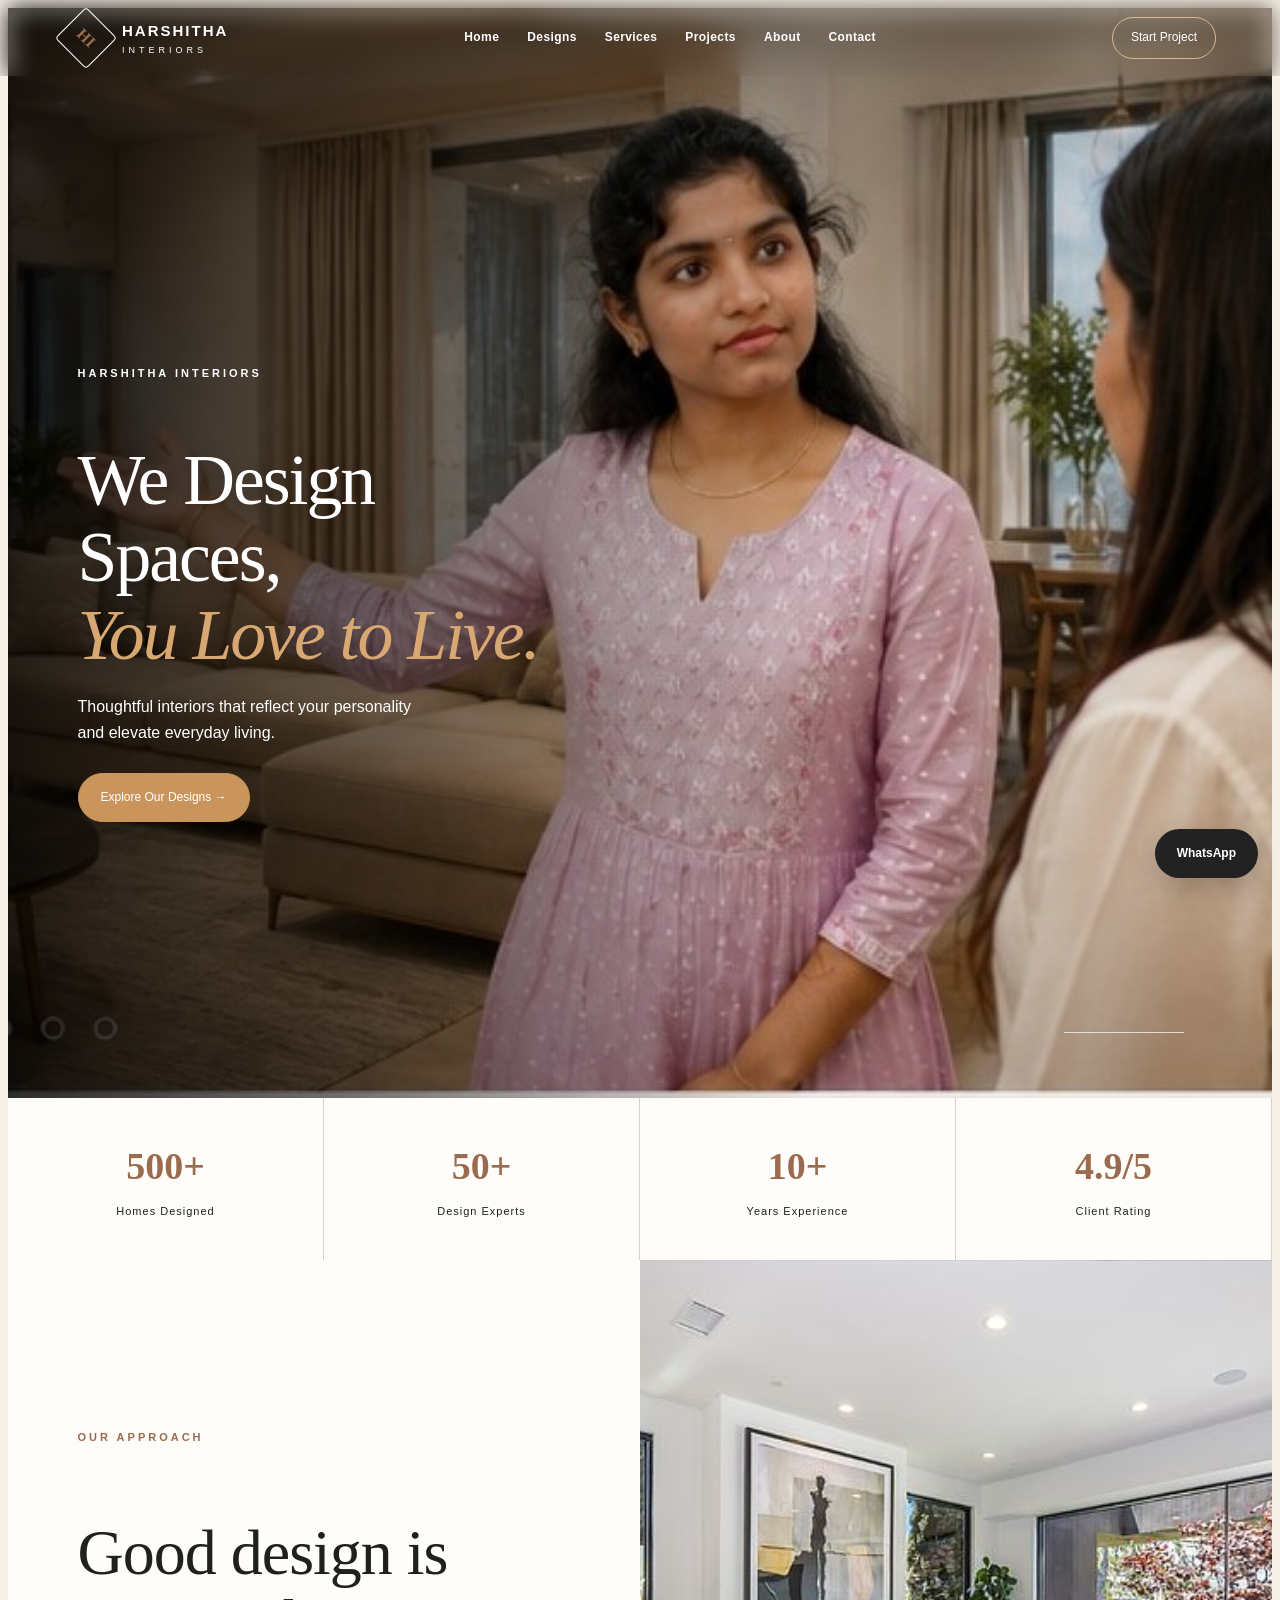
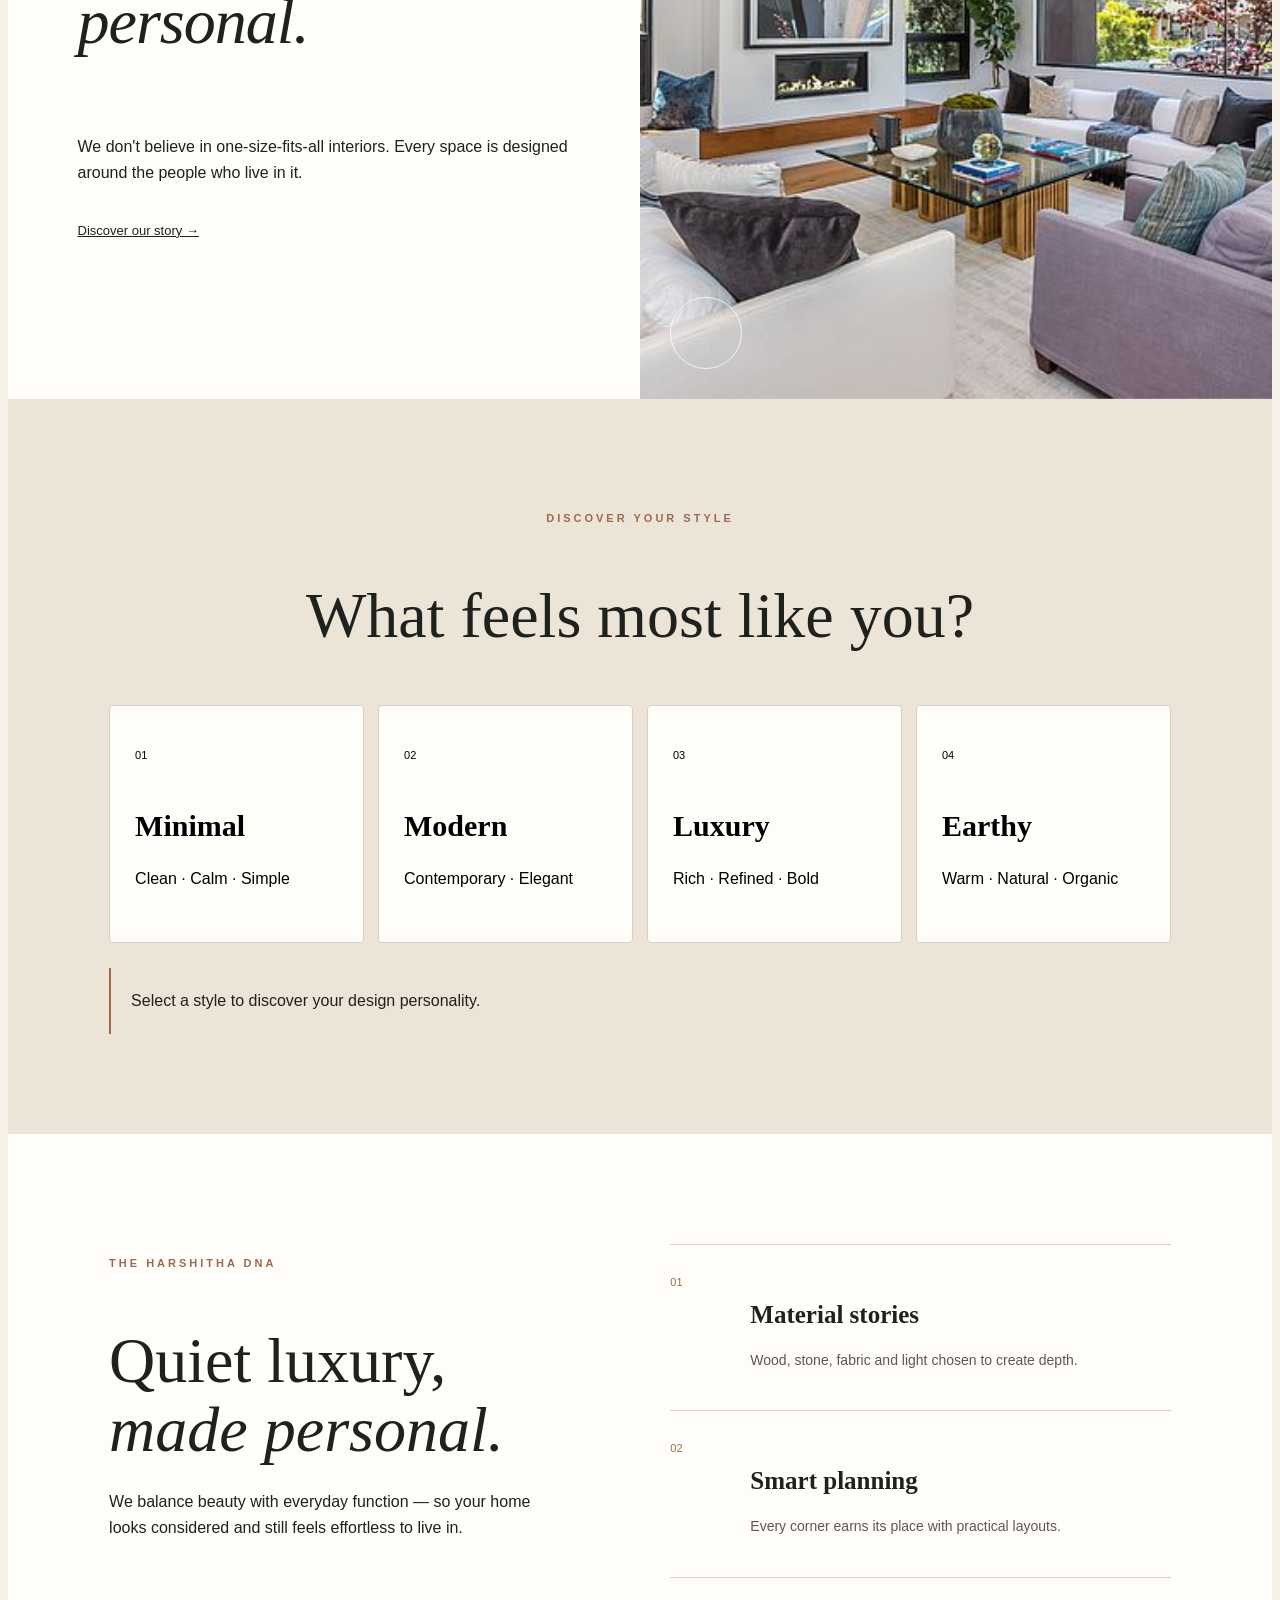
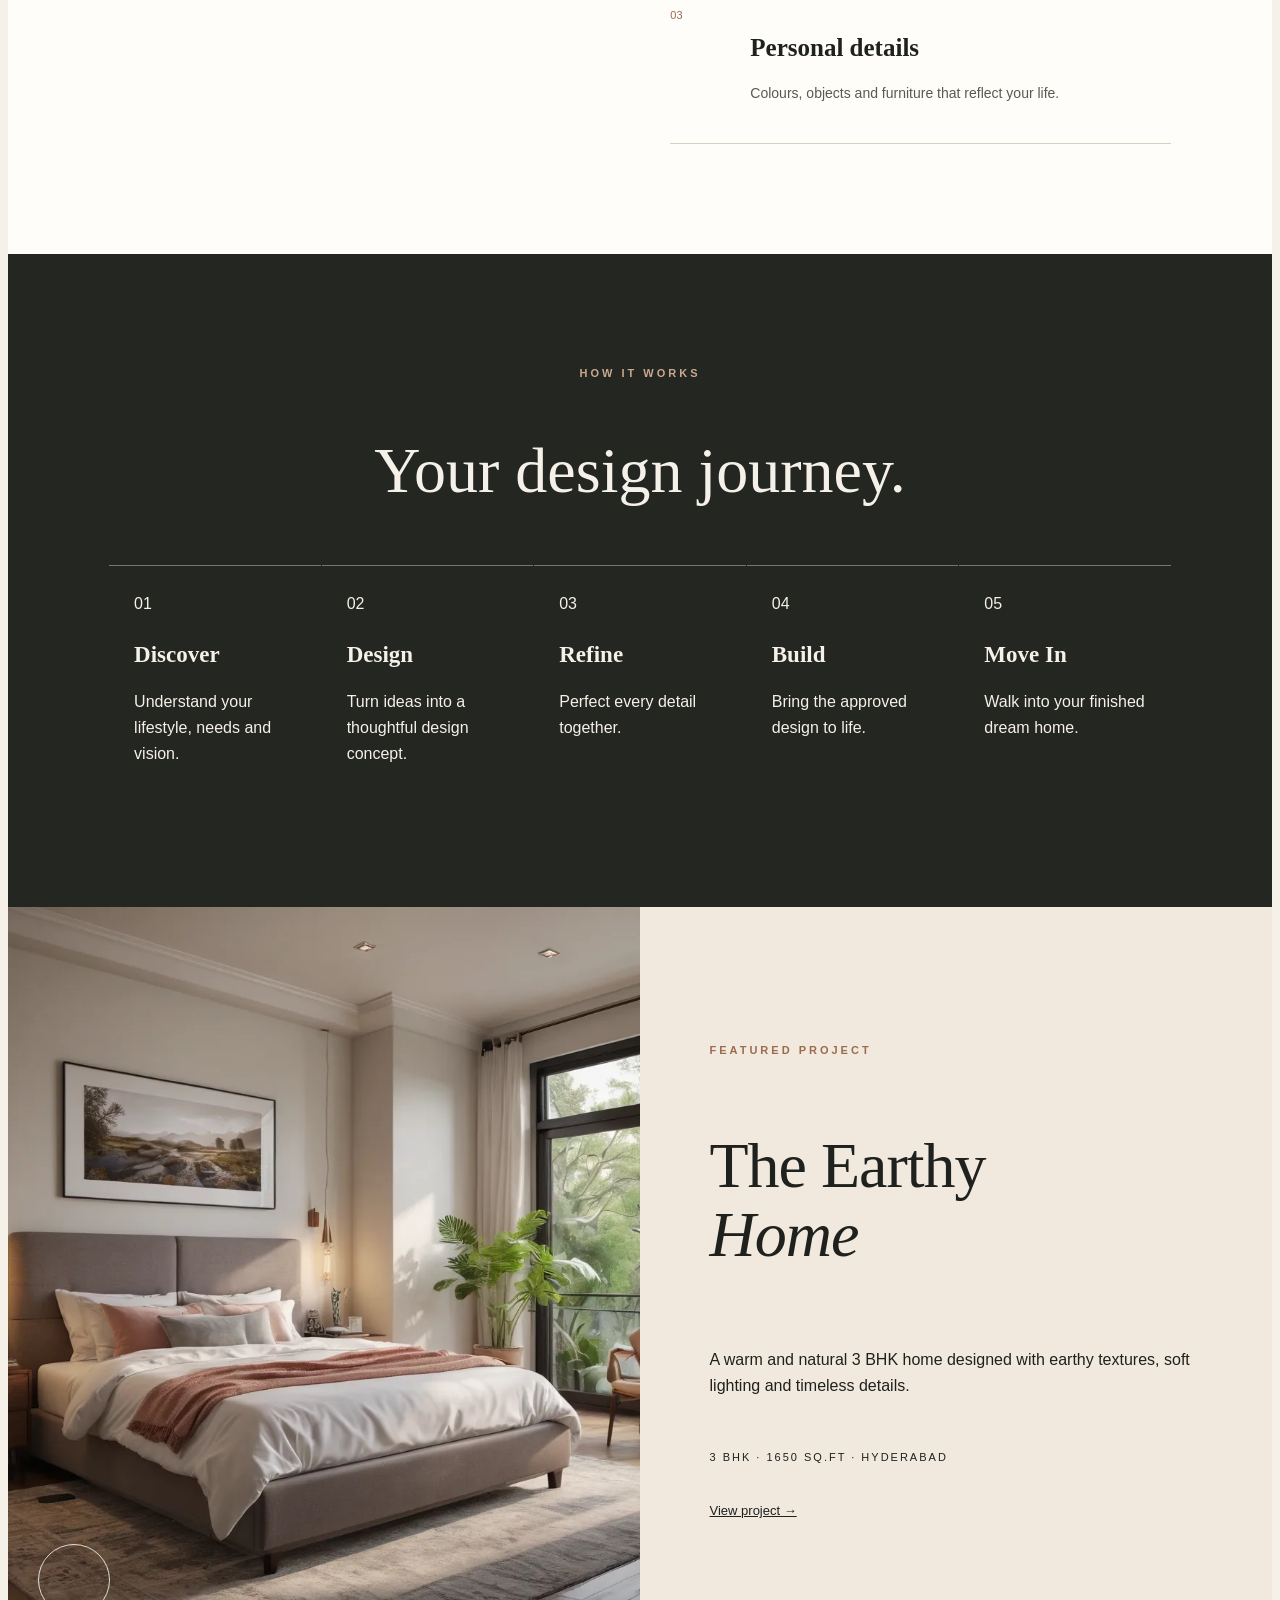
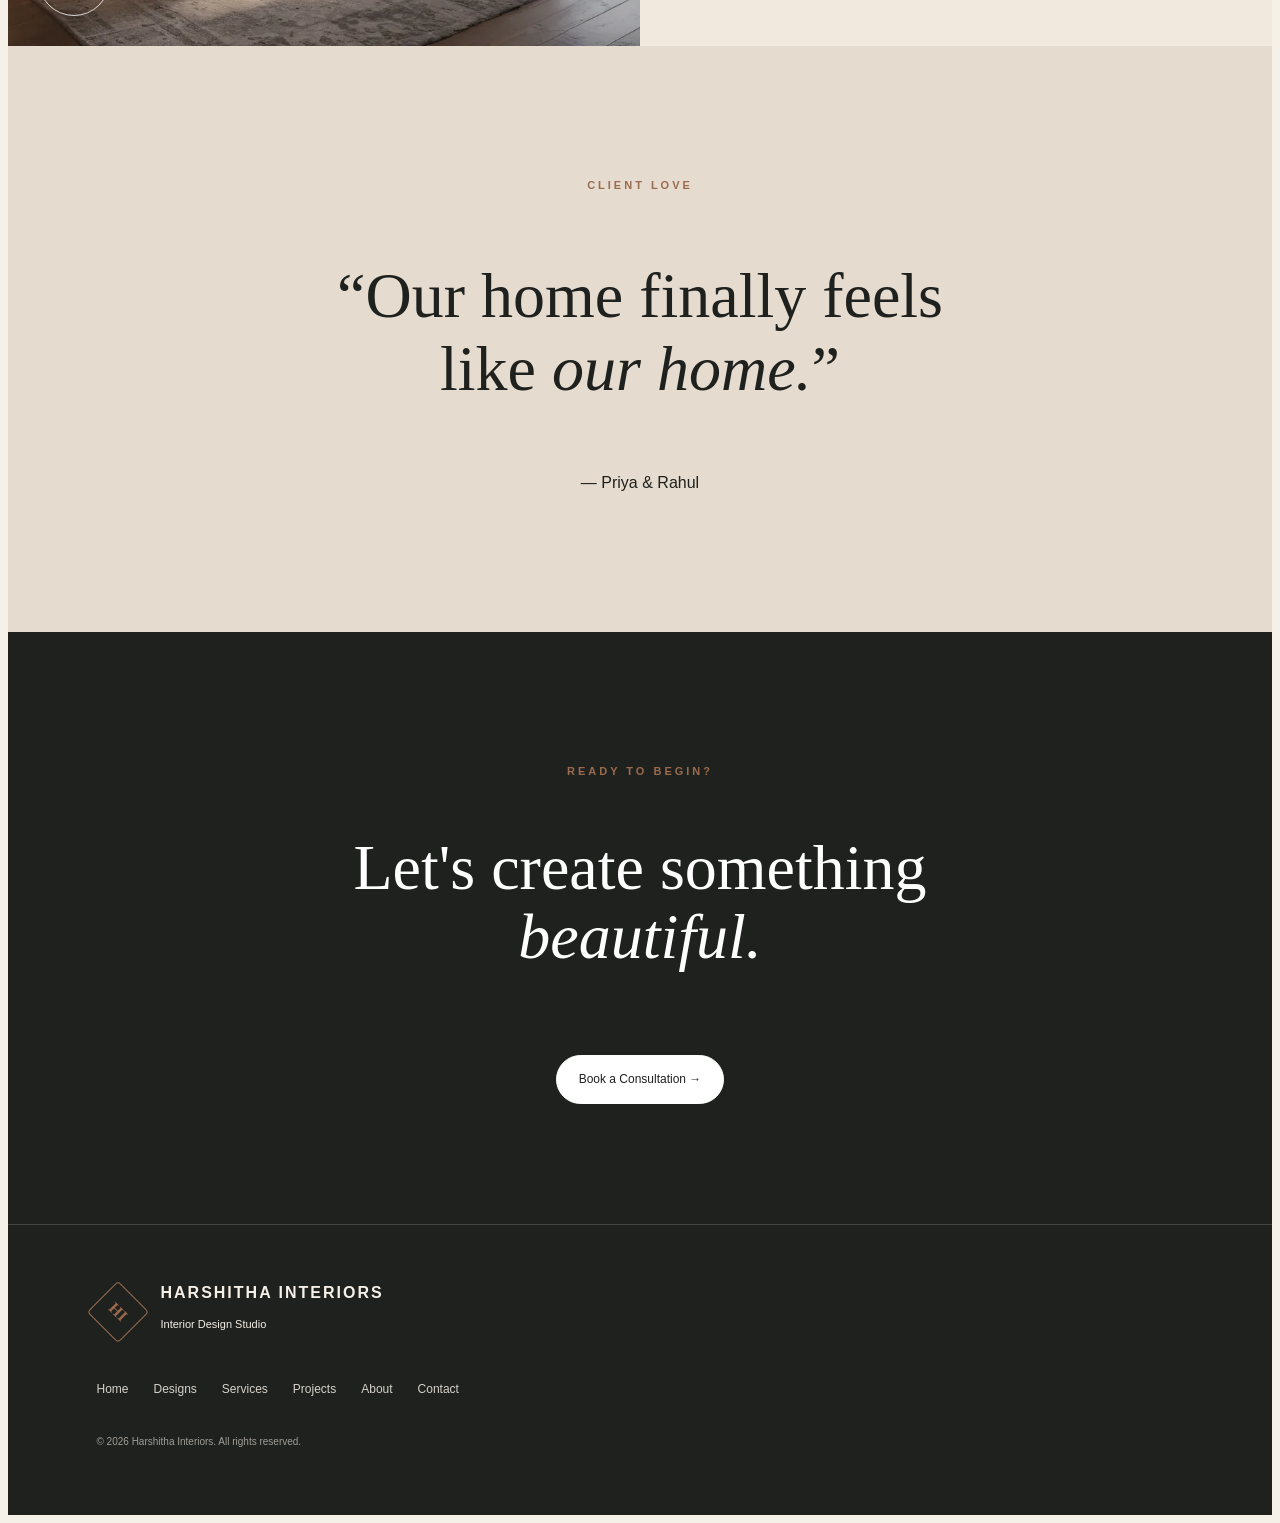
<file: HARSHITHA_INTERIORS_UPDATED_FINAL/HARSHITHA-INTERIORS/index.html>
<!DOCTYPE html>
<html lang="en">
<head>
<meta charset="UTF-8">
<meta name="viewport" content="width=device-width, initial-scale=1.0">
<title>Home | Harshitha Interiors</title>
<link rel="stylesheet" href="style.css">
</head>
<body class="home-page">

<header class="navbar">
  <a href="index.html" class="brand">
    <span class="logo-mark">HI</span>
    <span><strong>HARSHITHA</strong><small>INTERIORS</small></span>
  </a>
  <nav>
    <a href="index.html">Home</a>
    <a href="designs.html">Designs</a>
    <a href="services.html">Services</a>
    <a href="projects.html">Projects</a>
    <a href="about.html">About</a>
    <a href="contact.html">Contact</a>
  </nav>
  <a href="contact.html" class="nav-btn">Start Project</a>
  <button class="menu-btn" onclick="toggleMenu()">☰</button>
</header>


<section class="hero">
  <div class="hero-content reveal">
    <p class="eyebrow">HARSHITHA INTERIORS</p>
    <h1>We Design<br>Spaces,<br><em>You Love to Live.</em></h1>
    <p>Thoughtful interiors that reflect your personality<br>and elevate everyday living.</p>
    <div class="hero-buttons">
      <a href="projects.html" class="btn primary">Explore Our Designs →</a>
    </div>
  </div>
</section>

<section class="hero-note">
  <div><span>01</span><strong>DESIGNED AROUND YOU</strong></div>
  <p>Homes with a point of view — warm materials, intelligent planning and details that feel personal.</p>
  <a href="services.html">See how we design →</a>
</section>

<section class="stats">
  <div><strong class="counter" data-target="500">0</strong><span>Homes Designed</span></div>
  <div><strong class="counter" data-target="50">0</strong><span>Design Experts</span></div>
  <div><strong class="counter" data-target="10">0</strong><span>Years Experience</span></div>
  <div><strong>4.9/5</strong><span>Client Rating</span></div>
</section>

<section class="split-section reveal">
  <div class="text-block">
    <p class="eyebrow">OUR APPROACH</p><h2>Good design is<br><em>personal.</em></h2>
    <p>We don't believe in one-size-fits-all interiors. Every space is designed around the people who live in it.</p>
    <a href="about.html" class="text-link">Discover our story →</a>
  </div>
  <div class="image-box approach-image"></div>
</section>

<section class="style-section">
  <div class="section-heading"><p class="eyebrow">DISCOVER YOUR STYLE</p><h2>What feels most like you?</h2></div>
  <div class="style-grid">
    <button onclick="chooseStyle('Minimal')"><span>01</span><h3>Minimal</h3><p>Clean · Calm · Simple</p></button>
    <button onclick="chooseStyle('Modern')"><span>02</span><h3>Modern</h3><p>Contemporary · Elegant</p></button>
    <button onclick="chooseStyle('Luxury')"><span>03</span><h3>Luxury</h3><p>Rich · Refined · Bold</p></button>
    <button onclick="chooseStyle('Earthy')"><span>04</span><h3>Earthy</h3><p>Warm · Natural · Organic</p></button>
  </div>
  <div id="style-result" class="style-result">Select a style to discover your design personality.</div>
</section>

<section class="design-dna reveal">
  <div class="dna-intro">
    <p class="eyebrow">THE HARSHITHA DNA</p>
    <h2>Quiet luxury,<br><em>made personal.</em></h2>
    <p>We balance beauty with everyday function — so your home looks considered and still feels effortless to live in.</p>
  </div>
  <div class="dna-list">
    <div><span>01</span><div><h3>Material stories</h3><p>Wood, stone, fabric and light chosen to create depth.</p></div></div>
    <div><span>02</span><div><h3>Smart planning</h3><p>Every corner earns its place with practical layouts.</p></div></div>
    <div><span>03</span><div><h3>Personal details</h3><p>Colours, objects and furniture that reflect your life.</p></div></div>
  </div>
</section>

<section class="journey reveal">
  <div class="section-heading"><p class="eyebrow">HOW IT WORKS</p><h2>Your design journey.</h2></div>
  <div class="journey-grid">
    <div><span>01</span><h3>Discover</h3><p>Understand your lifestyle, needs and vision.</p></div>
    <div><span>02</span><h3>Design</h3><p>Turn ideas into a thoughtful design concept.</p></div>
    <div><span>03</span><h3>Refine</h3><p>Perfect every detail together.</p></div>
    <div><span>04</span><h3>Build</h3><p>Bring the approved design to life.</p></div>
    <div><span>05</span><h3>Move In</h3><p>Walk into your finished dream home.</p></div>
  </div>
</section>

<section class="featured reveal">
  <div class="featured-image"></div>
  <div class="featured-content">
    <p class="eyebrow">FEATURED PROJECT</p><h2>The Earthy<br><em>Home</em></h2>
    <p>A warm and natural 3 BHK home designed with earthy textures, soft lighting and timeless details.</p>
    <p class="project-meta">3 BHK · 1650 SQ.FT · HYDERABAD</p>
    <a href="projects.html" class="text-link">View project →</a>
  </div>
</section>

<section class="testimonial"><p class="eyebrow">CLIENT LOVE</p><blockquote>“Our home finally feels<br>like <em>our home.</em>”</blockquote><p>— Priya & Rahul</p></section>

<section class="cta"><p class="eyebrow">READY TO BEGIN?</p><h2>Let's create something<br><em>beautiful.</em></h2><a href="contact.html" class="btn primary">Book a Consultation →</a></section>


<footer>
  <div class="footer-brand">
    <span class="logo-mark">HI</span>
    <div><strong>HARSHITHA INTERIORS</strong><p>Interior Design Studio</p></div>
  </div>
  <div class="footer-links">
    <a href="index.html">Home</a><a href="designs.html">Designs</a>
    <a href="services.html">Services</a><a href="projects.html">Projects</a>
    <a href="about.html">About</a><a href="contact.html">Contact</a>
  </div>
  <p class="copyright">© 2026 Harshitha Interiors. All rights reserved.</p>
</footer>
<a class="whatsapp" href="https://wa.me/919999999999" target="_blank">WhatsApp</a>

<script src="script.js"></script>
</body>
</html>
</file>
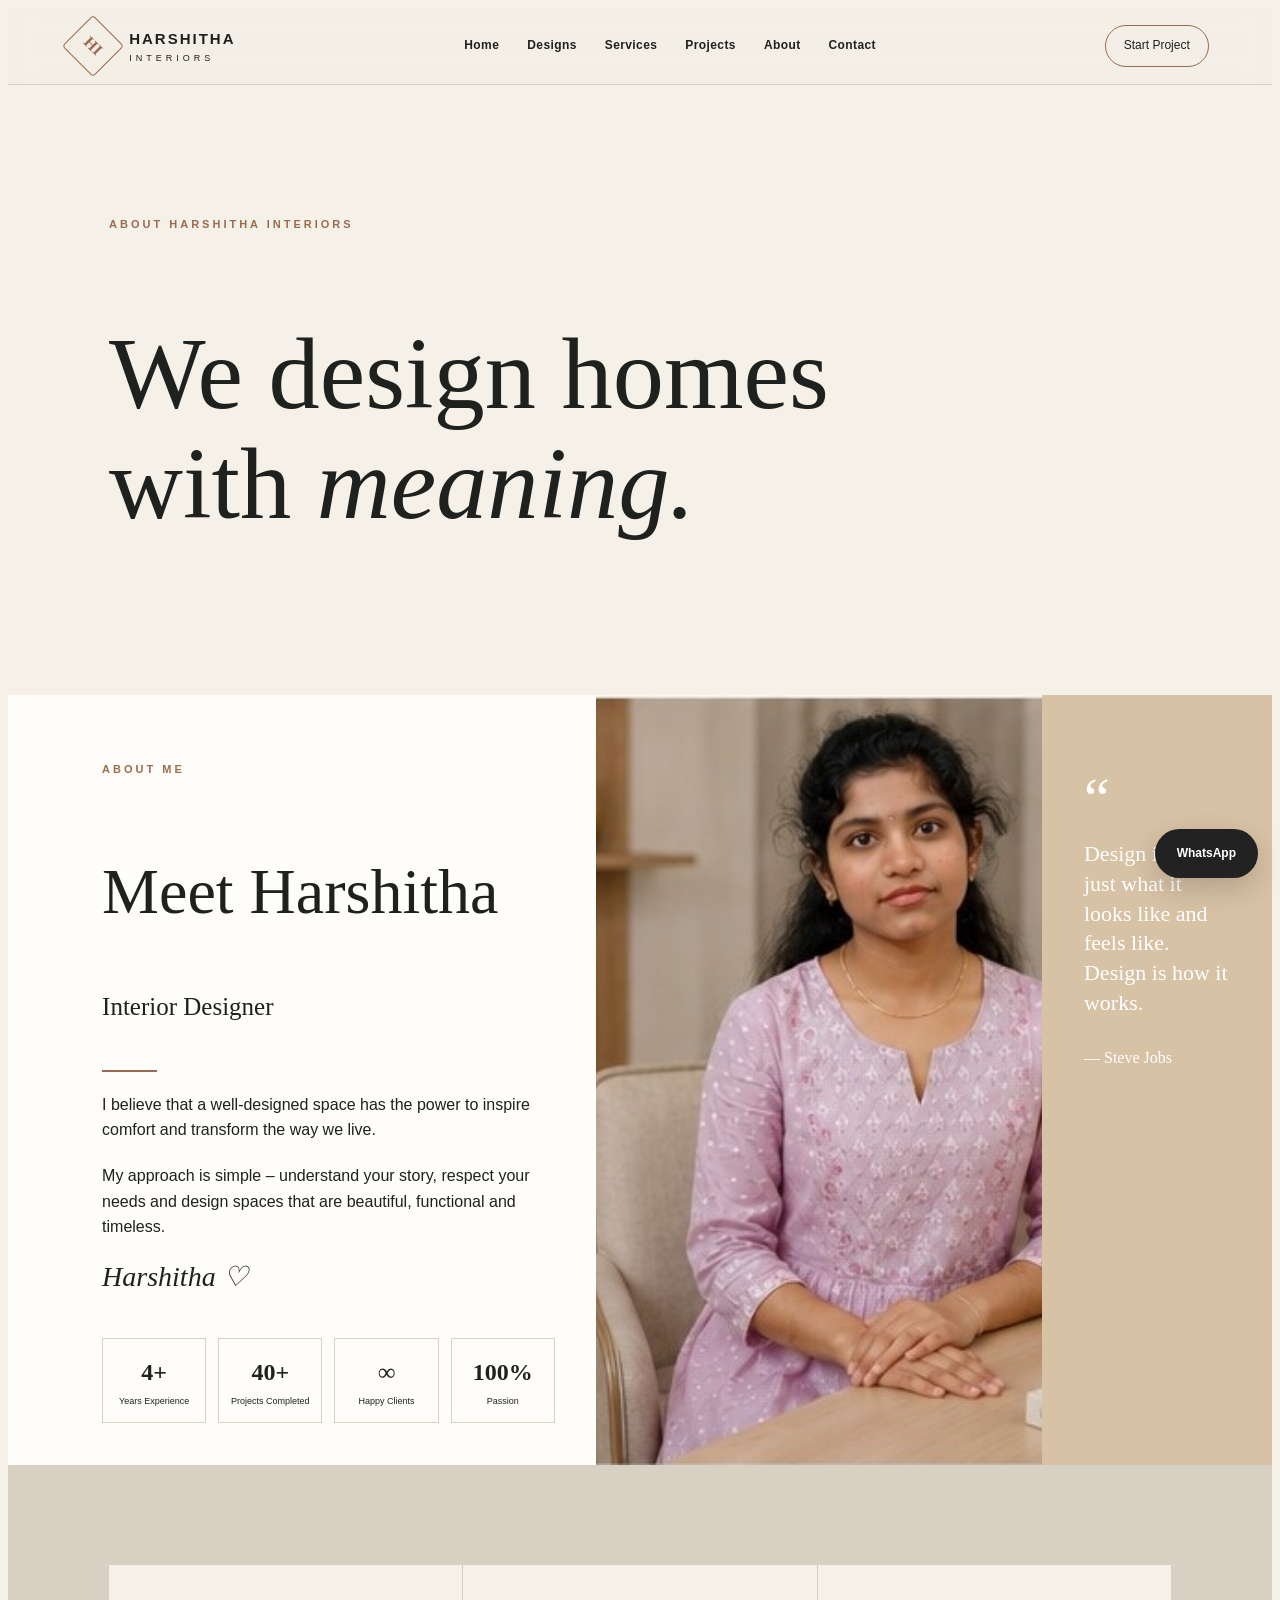
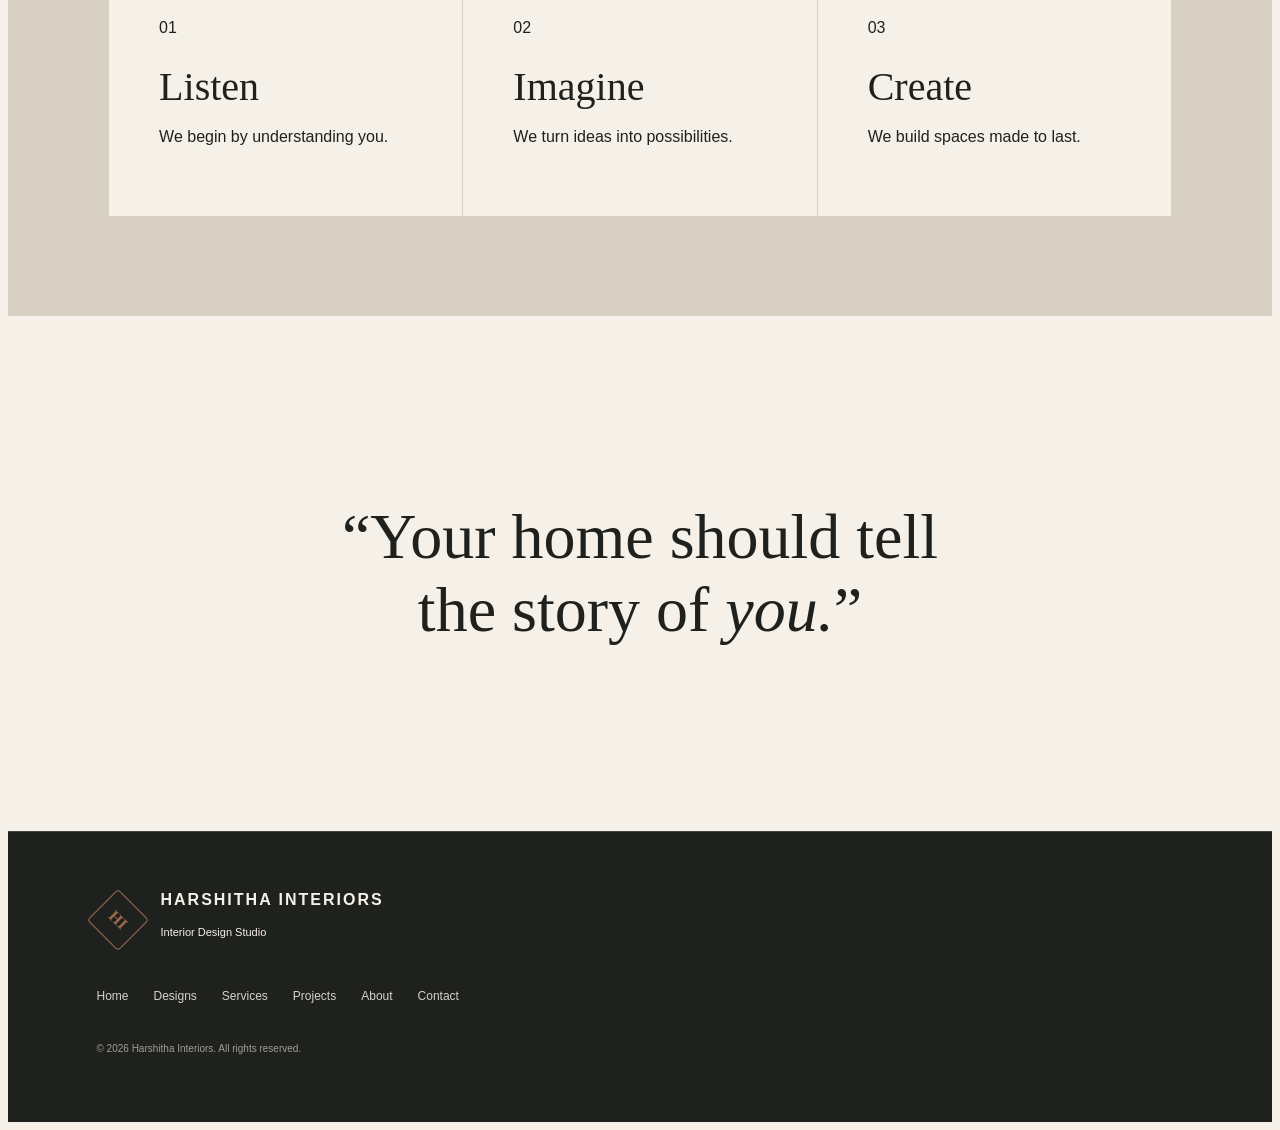
<file: HARSHITHA_INTERIORS_UPDATED_FINAL/HARSHITHA-INTERIORS/about.html>
<!DOCTYPE html>
<html lang="en">
<head>
<meta charset="UTF-8">
<meta name="viewport" content="width=device-width, initial-scale=1.0">
<title>About | Harshitha Interiors</title>
<link rel="stylesheet" href="style.css">
</head>
<body class="about-page">

<header class="navbar">
  <a href="index.html" class="brand">
    <span class="logo-mark">HI</span>
    <span><strong>HARSHITHA</strong><small>INTERIORS</small></span>
  </a>
  <nav>
    <a href="index.html">Home</a>
    <a href="designs.html">Designs</a>
    <a href="services.html">Services</a>
    <a href="projects.html">Projects</a>
    <a href="about.html">About</a>
    <a href="contact.html">Contact</a>
  </nav>
  <a href="contact.html" class="nav-btn">Start Project</a>
  <button class="menu-btn" onclick="toggleMenu()">☰</button>
</header>


<section class="page-title"><p class="eyebrow">ABOUT HARSHITHA INTERIORS</p><h1>We design homes<br>with <em>meaning.</em></h1></section>
<section class="about-section about-founder">
  <div class="about-text">
    <p class="eyebrow">ABOUT ME</p>
    <h2>Meet Harshitha</h2>
    <h3 class="about-role">Interior Designer</h3>
    <div class="about-rule"></div>
    <p>I believe that a well-designed space has the power to inspire comfort and transform the way we live.</p>
    <p>My approach is simple – understand your story, respect your needs and design spaces that are beautiful, functional and timeless.</p>
    <div class="signature">Harshitha ♡</div>
    <div class="about-stats">
      <div><strong>4+</strong><span>Years Experience</span></div>
      <div><strong>40+</strong><span>Projects Completed</span></div>
      <div><strong>∞</strong><span>Happy Clients</span></div>
      <div><strong>100%</strong><span>Passion</span></div>
    </div>
  </div>
  <div class="about-visual">
    <img src="images/harshitha-about.jpg" class="about-image" alt="Harshitha, Interior Designer">
    <div class="about-quote">“<br><span>Design is not just what it looks like and feels like. Design is how it works.</span><small>— Steve Jobs</small></div>
  </div>
</section>
<section class="values"><div><span>01</span><h2>Listen</h2><p>We begin by understanding you.</p></div><div><span>02</span><h2>Imagine</h2><p>We turn ideas into possibilities.</p></div><div><span>03</span><h2>Create</h2><p>We build spaces made to last.</p></div></section>
<section class="quote-section"><blockquote>“Your home should tell<br>the story of <em>you.</em>”</blockquote></section>


<footer>
  <div class="footer-brand">
    <span class="logo-mark">HI</span>
    <div><strong>HARSHITHA INTERIORS</strong><p>Interior Design Studio</p></div>
  </div>
  <div class="footer-links">
    <a href="index.html">Home</a><a href="designs.html">Designs</a>
    <a href="services.html">Services</a><a href="projects.html">Projects</a>
    <a href="about.html">About</a><a href="contact.html">Contact</a>
  </div>
  <p class="copyright">© 2026 Harshitha Interiors. All rights reserved.</p>
</footer>
<a class="whatsapp" href="https://wa.me/919999999999" target="_blank">WhatsApp</a>

<script src="script.js"></script>
</body>
</html>
</file>
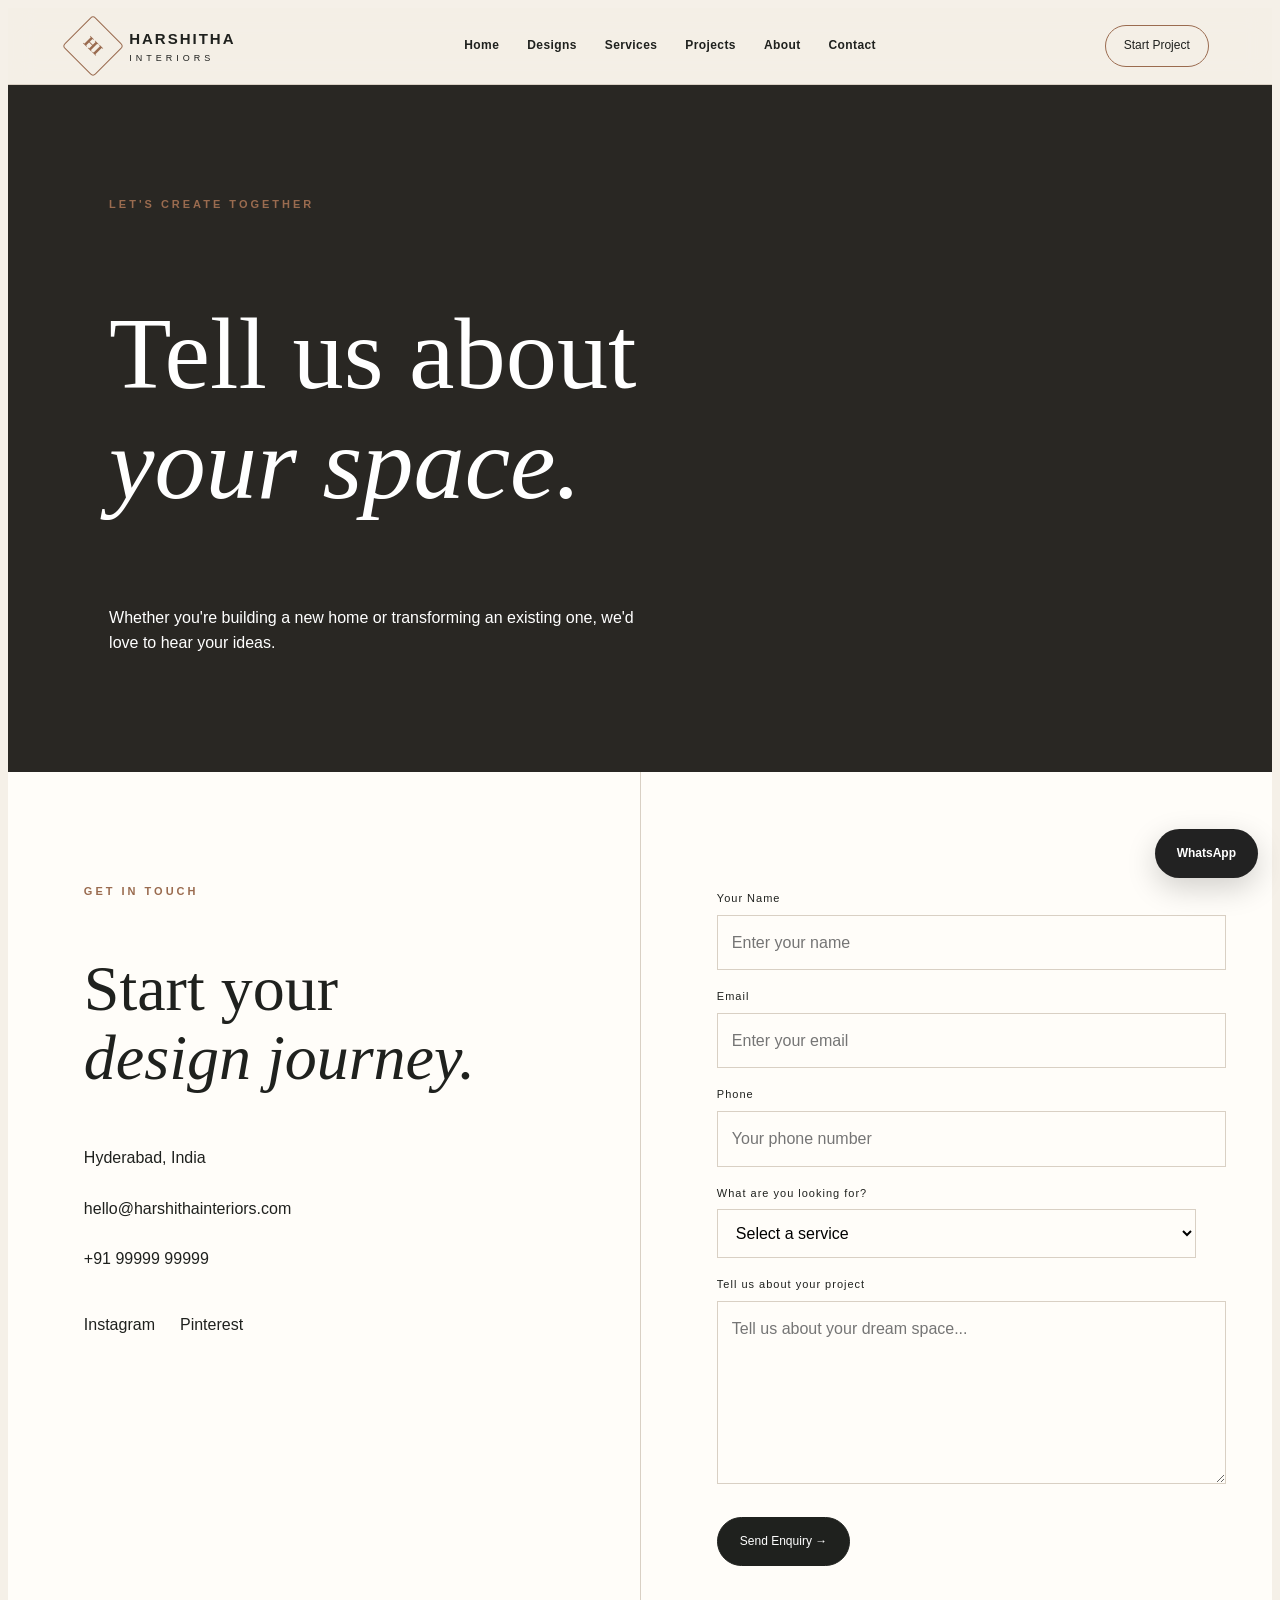
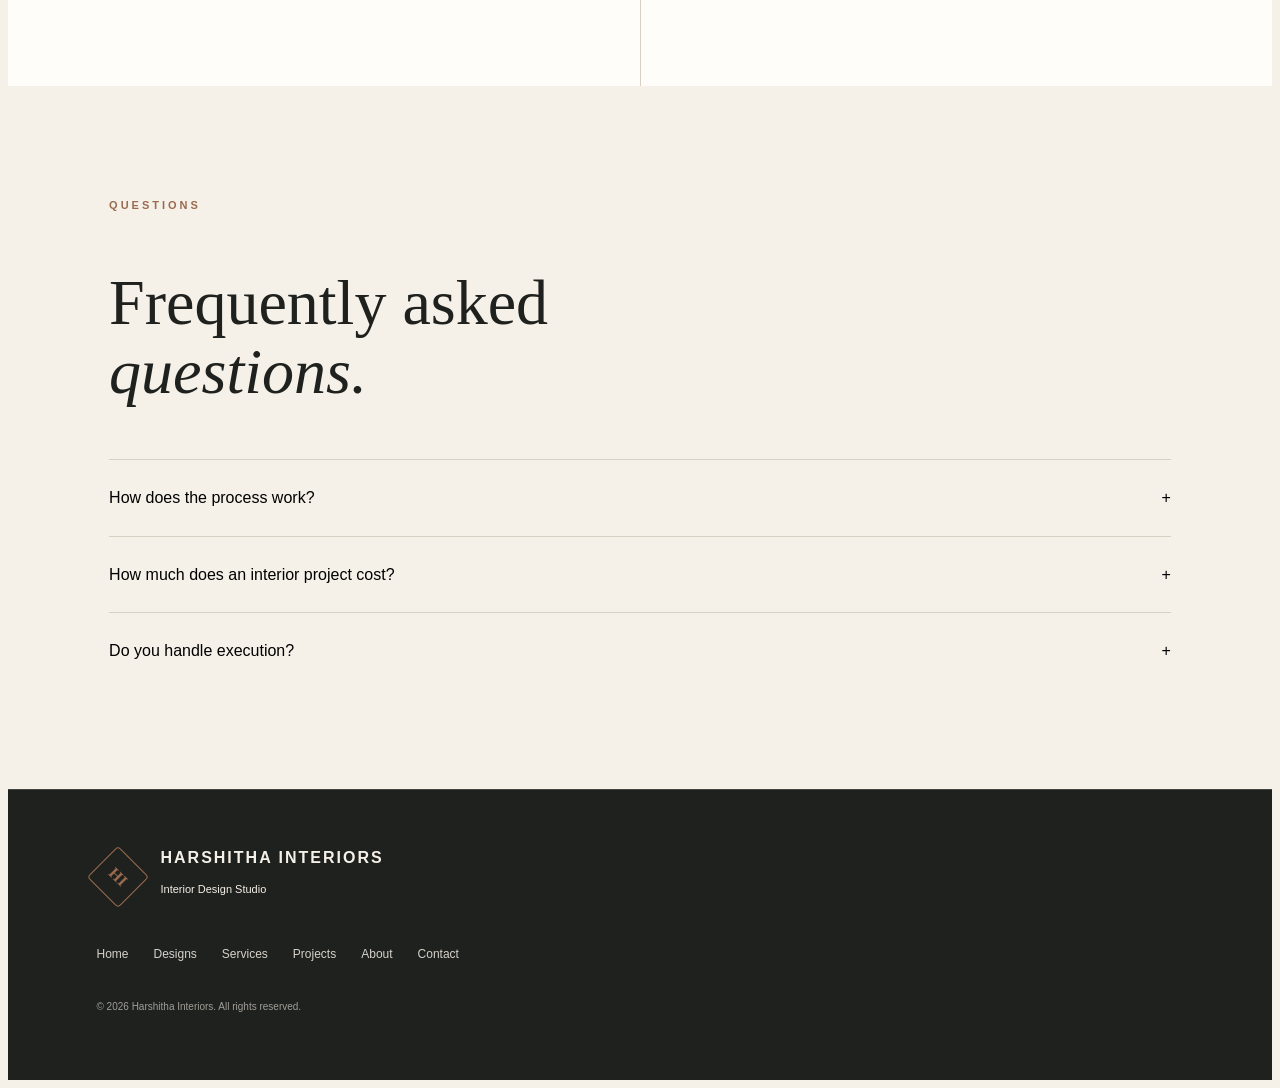
<file: HARSHITHA_INTERIORS_UPDATED_FINAL/HARSHITHA-INTERIORS/contact.html>
<!DOCTYPE html>
<html lang="en">
<head>
<meta charset="UTF-8">
<meta name="viewport" content="width=device-width, initial-scale=1.0">
<title>Contact | Harshitha Interiors</title>
<link rel="stylesheet" href="style.css">
</head>
<body>

<header class="navbar">
  <a href="index.html" class="brand">
    <span class="logo-mark">HI</span>
    <span><strong>HARSHITHA</strong><small>INTERIORS</small></span>
  </a>
  <nav>
    <a href="index.html">Home</a>
    <a href="designs.html">Designs</a>
    <a href="services.html">Services</a>
    <a href="projects.html">Projects</a>
    <a href="about.html">About</a>
    <a href="contact.html">Contact</a>
  </nav>
  <a href="contact.html" class="nav-btn">Start Project</a>
  <button class="menu-btn" onclick="toggleMenu()">☰</button>
</header>


<section class="contact-hero"><div><p class="eyebrow">LET'S CREATE TOGETHER</p><h1>Tell us about<br><em>your space.</em></h1><p>Whether you're building a new home or transforming an existing one, we'd love to hear your ideas.</p></div></section>
<section class="contact-section">
<div class="contact-info"><p class="eyebrow">GET IN TOUCH</p><h2>Start your<br><em>design journey.</em></h2><p>Hyderabad, India</p><p>hello@harshithainteriors.com</p><p>+91 99999 99999</p><div class="socials"><a href="#">Instagram</a><a href="#">Pinterest</a></div></div>
<form onsubmit="submitForm(event)">
<label>Your Name</label><input type="text" required placeholder="Enter your name">
<label>Email</label><input type="email" required placeholder="Enter your email">
<label>Phone</label><input type="tel" placeholder="Your phone number">
<label>What are you looking for?</label><select required><option value="">Select a service</option><option>Full Home Interiors</option><option>Modular Kitchen</option><option>Living Room</option><option>Bedroom</option><option>Custom Furniture</option></select>
<label>Tell us about your project</label><textarea rows="6" placeholder="Tell us about your dream space..."></textarea>
<button class="btn primary" type="submit">Send Enquiry →</button><p id="formMessage"></p>
</form></section>
<section class="faq"><p class="eyebrow">QUESTIONS</p><h2>Frequently asked<br><em>questions.</em></h2>
<div class="faq-item"><button onclick="toggleFAQ(this)">How does the process work?<span>+</span></button><p>We start with a consultation, followed by design, refinement, execution and final handover.</p></div>
<div class="faq-item"><button onclick="toggleFAQ(this)">How much does an interior project cost?<span>+</span></button><p>The cost depends on home size, materials, design style and level of customization.</p></div>
<div class="faq-item"><button onclick="toggleFAQ(this)">Do you handle execution?<span>+</span></button><p>Yes. We can manage the complete execution from approved design through handover.</p></div>
</section>


<footer>
  <div class="footer-brand">
    <span class="logo-mark">HI</span>
    <div><strong>HARSHITHA INTERIORS</strong><p>Interior Design Studio</p></div>
  </div>
  <div class="footer-links">
    <a href="index.html">Home</a><a href="designs.html">Designs</a>
    <a href="services.html">Services</a><a href="projects.html">Projects</a>
    <a href="about.html">About</a><a href="contact.html">Contact</a>
  </div>
  <p class="copyright">© 2026 Harshitha Interiors. All rights reserved.</p>
</footer>
<a class="whatsapp" href="https://wa.me/919999999999" target="_blank">WhatsApp</a>

<script src="script.js"></script>
</body>
</html>
</file>
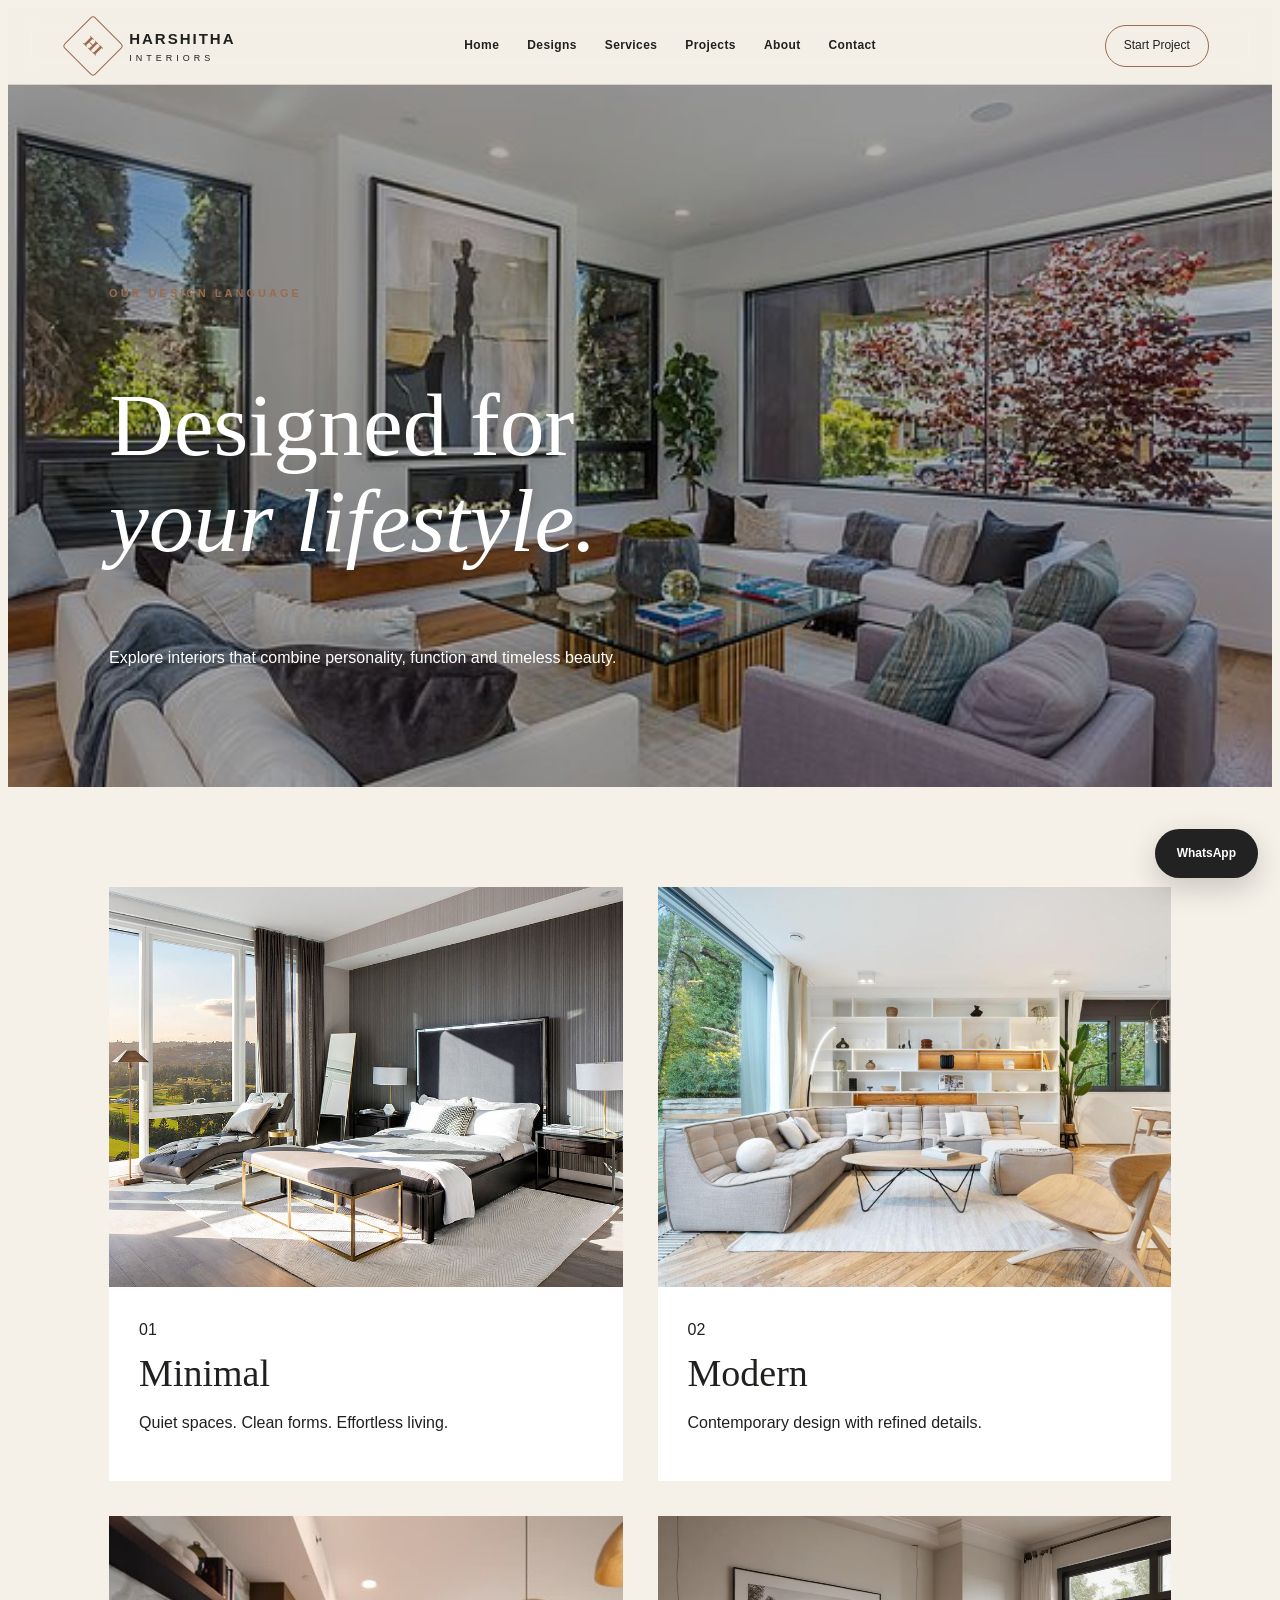
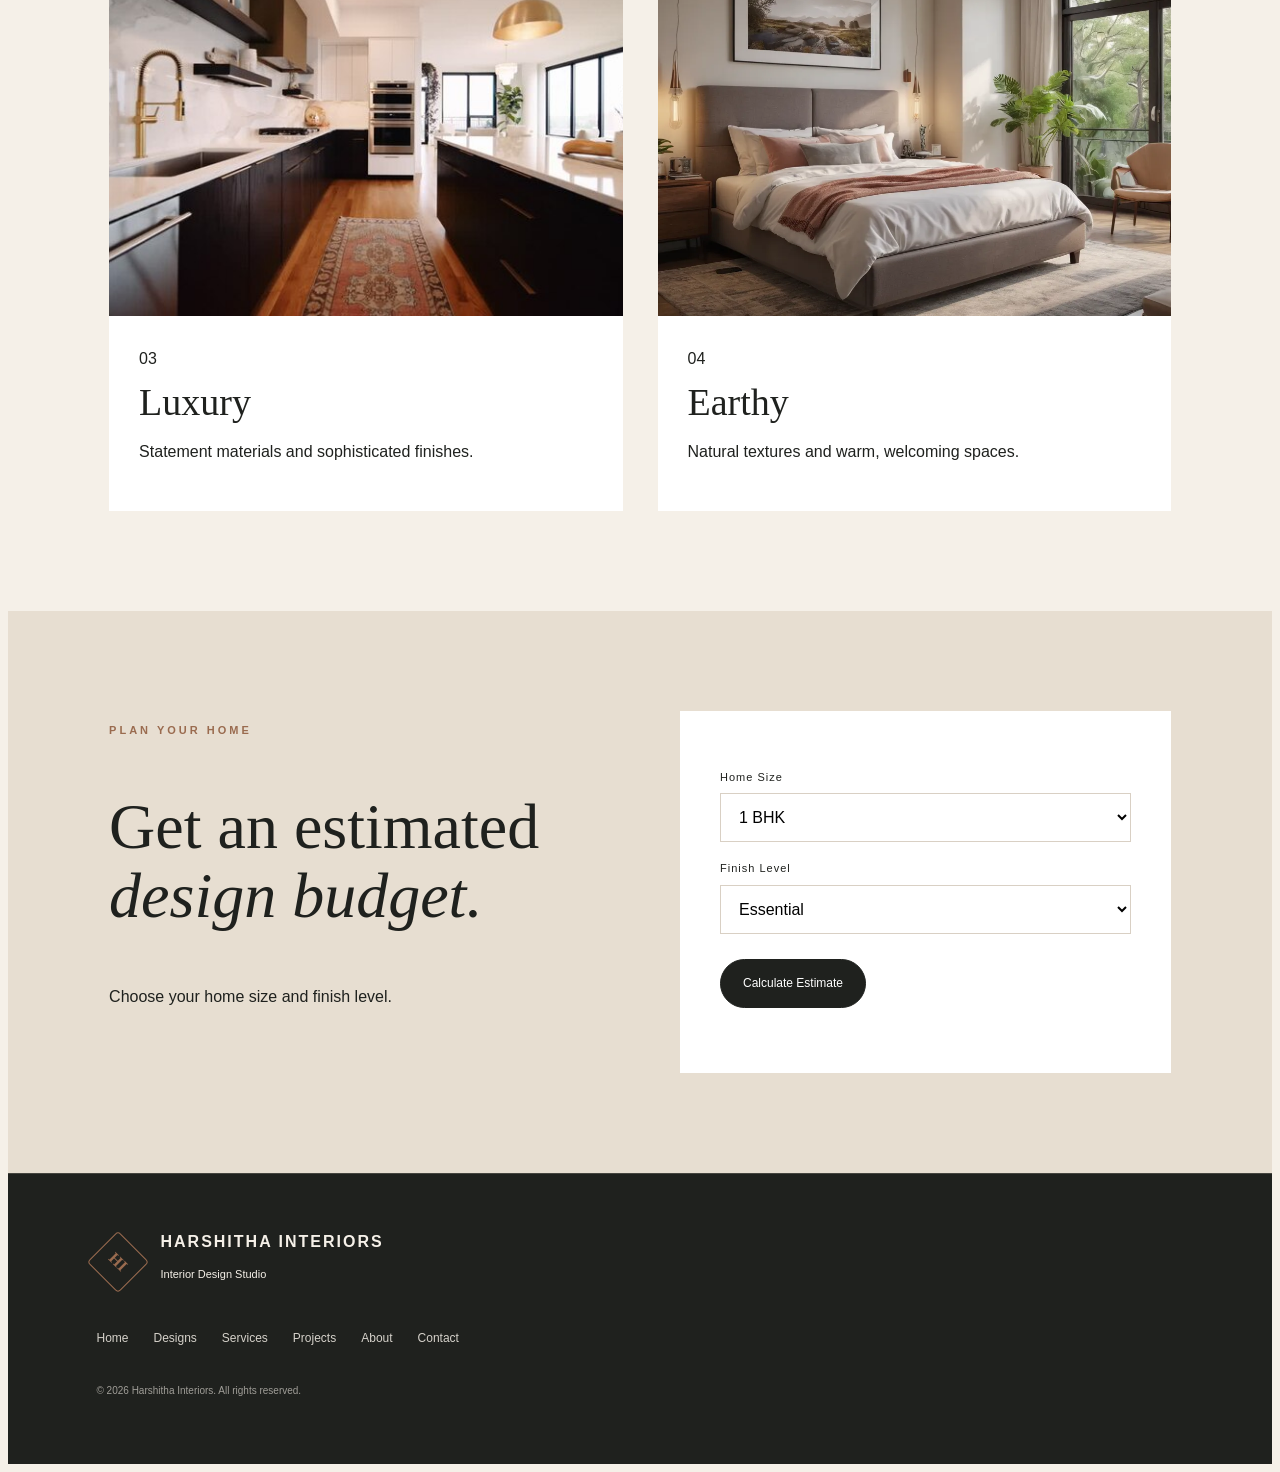
<file: HARSHITHA_INTERIORS_UPDATED_FINAL/HARSHITHA-INTERIORS/designs.html>
<!DOCTYPE html>
<html lang="en">
<head>
<meta charset="UTF-8">
<meta name="viewport" content="width=device-width, initial-scale=1.0">
<title>Designs | Harshitha Interiors</title>
<link rel="stylesheet" href="style.css">
</head>
<body>

<header class="navbar">
  <a href="index.html" class="brand">
    <span class="logo-mark">HI</span>
    <span><strong>HARSHITHA</strong><small>INTERIORS</small></span>
  </a>
  <nav>
    <a href="index.html">Home</a>
    <a href="designs.html">Designs</a>
    <a href="services.html">Services</a>
    <a href="projects.html">Projects</a>
    <a href="about.html">About</a>
    <a href="contact.html">Contact</a>
  </nav>
  <a href="contact.html" class="nav-btn">Start Project</a>
  <button class="menu-btn" onclick="toggleMenu()">☰</button>
</header>


<section class="page-hero designs-hero"><div><p class="eyebrow">OUR DESIGN LANGUAGE</p><h1>Designed for<br><em>your lifestyle.</em></h1><p>Explore interiors that combine personality, function and timeless beauty.</p></div></section>
<section class="style-gallery">
  <article class="design-card"><img src="images/bedroom-2.jpg"><section><span>01</span><h2>Minimal</h2><p>Quiet spaces. Clean forms. Effortless living.</p></section></article>
  <article class="design-card"><img src="images/living-room-1.jpg"><section><span>02</span><h2>Modern</h2><p>Contemporary design with refined details.</p></section></article>
  <article class="design-card"><img src="images/kitchen-2.jpg"><section><span>03</span><h2>Luxury</h2><p>Statement materials and sophisticated finishes.</p></section></article>
  <article class="design-card"><img src="images/bedroom-1.webp"><section><span>04</span><h2>Earthy</h2><p>Natural textures and warm, welcoming spaces.</p></section></article>
</section>
<section class="budget-section">
  <div><p class="eyebrow">PLAN YOUR HOME</p><h2>Get an estimated<br><em>design budget.</em></h2><p>Choose your home size and finish level.</p></div>
  <div class="calculator">
    <label>Home Size</label><select id="homeSize"><option value="500000">1 BHK</option><option value="800000">2 BHK</option><option value="1200000">3 BHK</option><option value="1700000">4 BHK</option></select>
    <label>Finish Level</label><select id="finish"><option value="1">Essential</option><option value="1.3">Premium</option><option value="1.7">Luxury</option></select>
    <button onclick="calculateBudget()" class="btn primary">Calculate Estimate</button><div id="budgetResult"></div>
  </div>
</section>


<footer>
  <div class="footer-brand">
    <span class="logo-mark">HI</span>
    <div><strong>HARSHITHA INTERIORS</strong><p>Interior Design Studio</p></div>
  </div>
  <div class="footer-links">
    <a href="index.html">Home</a><a href="designs.html">Designs</a>
    <a href="services.html">Services</a><a href="projects.html">Projects</a>
    <a href="about.html">About</a><a href="contact.html">Contact</a>
  </div>
  <p class="copyright">© 2026 Harshitha Interiors. All rights reserved.</p>
</footer>
<a class="whatsapp" href="https://wa.me/919999999999" target="_blank">WhatsApp</a>

<script src="script.js"></script>
</body>
</html>
</file>
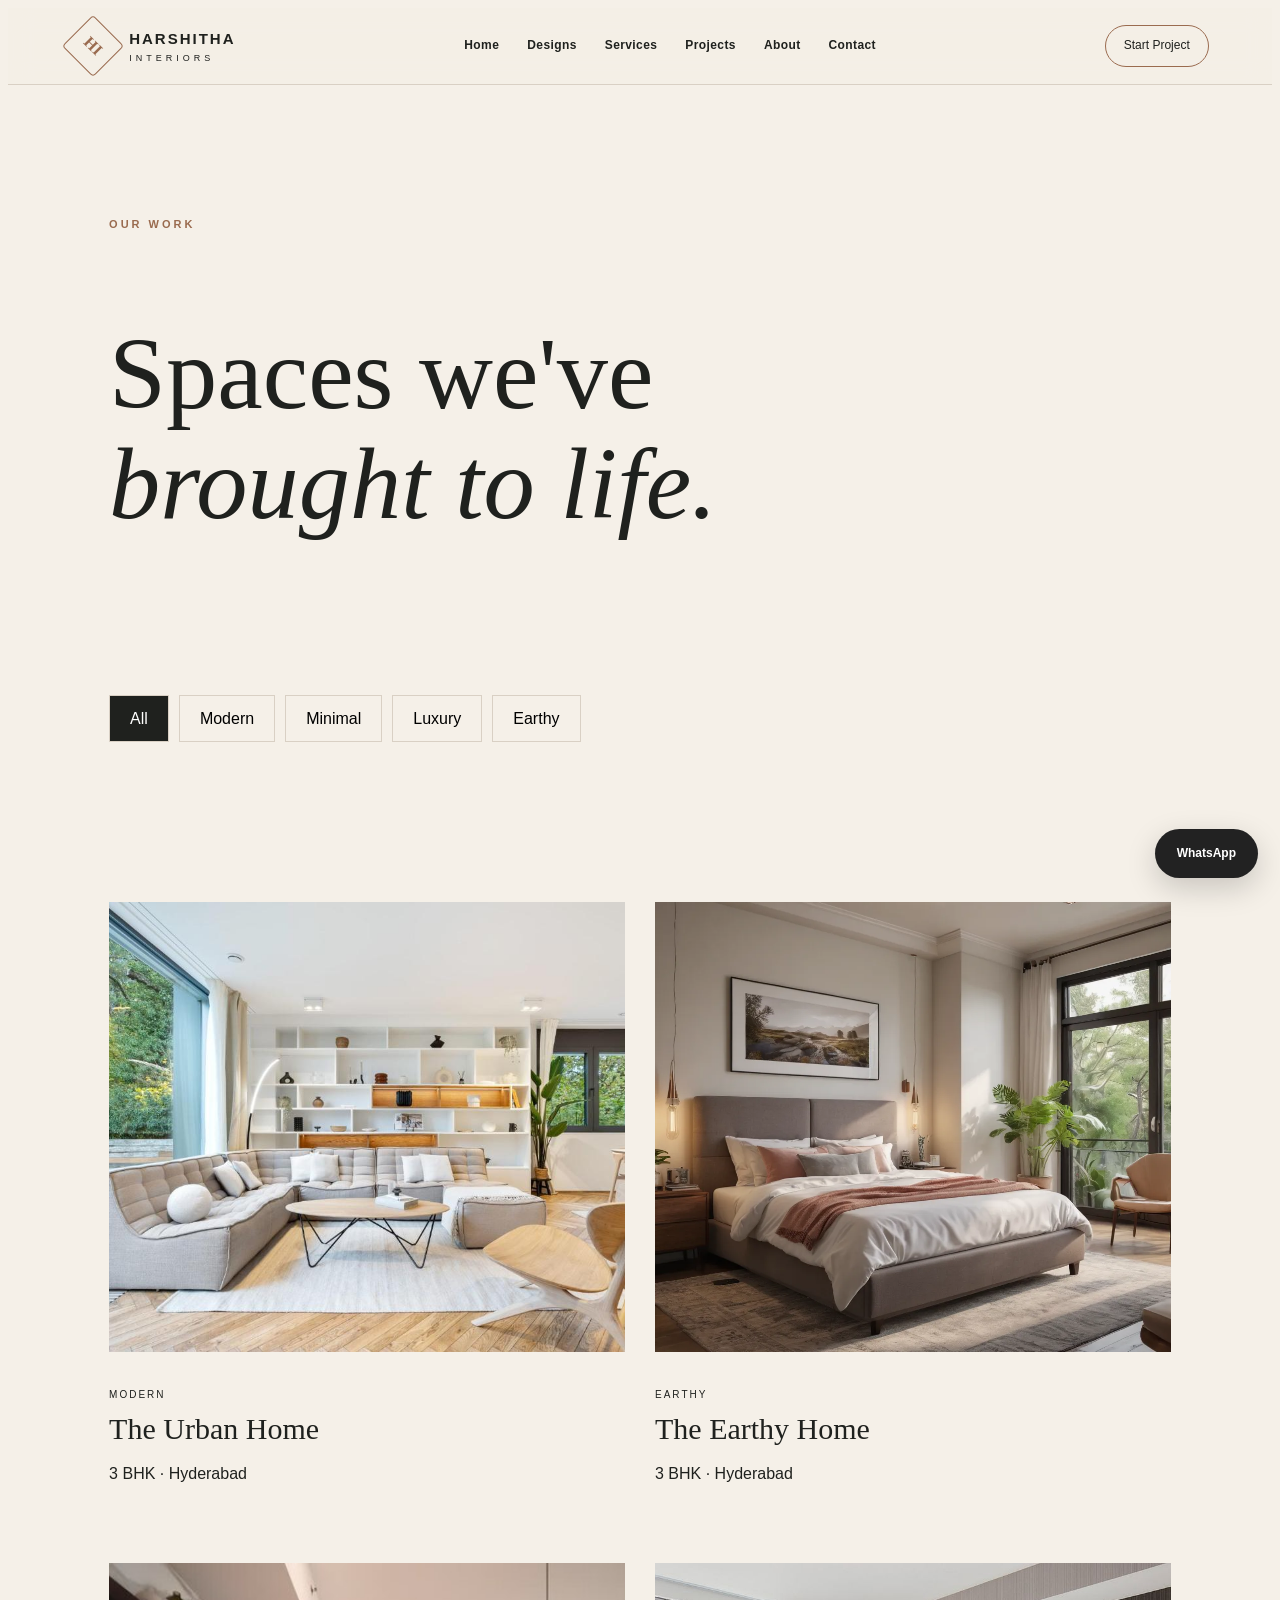
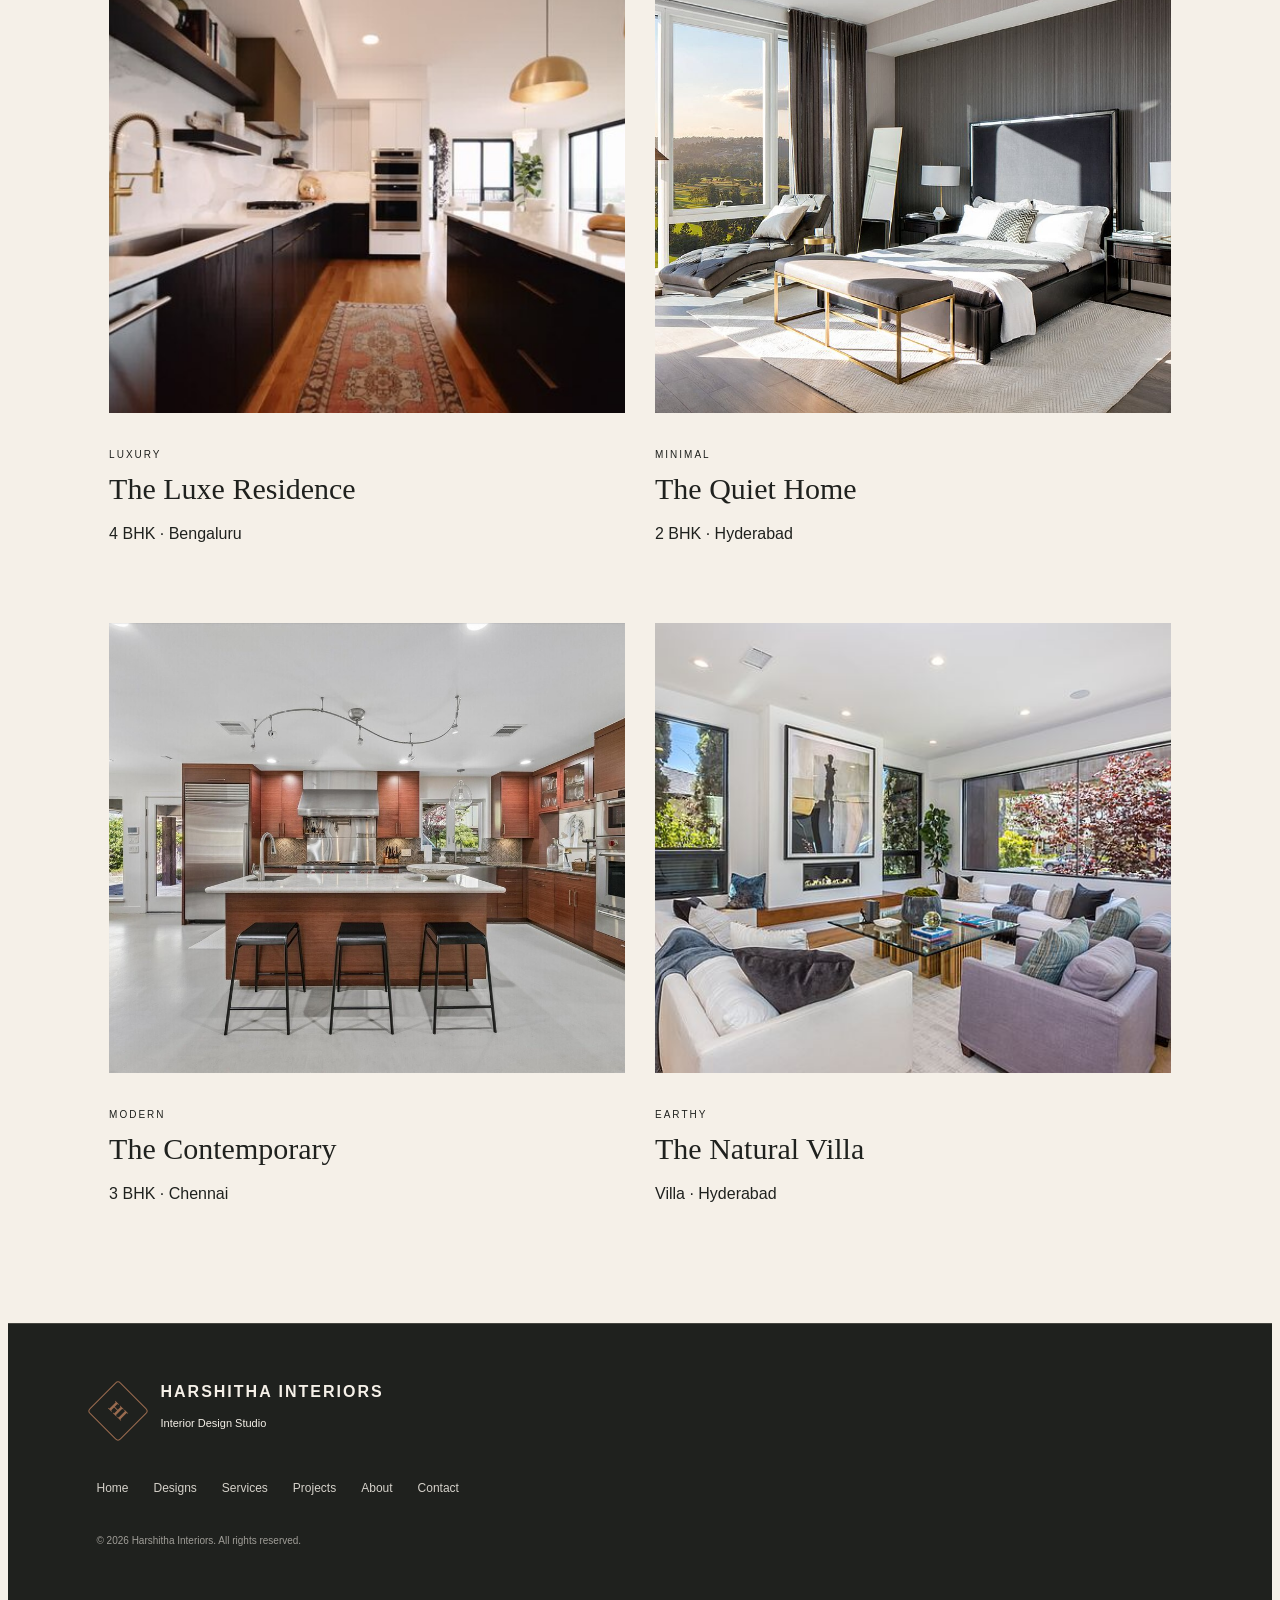
<file: HARSHITHA_INTERIORS_UPDATED_FINAL/HARSHITHA-INTERIORS/projects.html>
<!DOCTYPE html>
<html lang="en">
<head>
<meta charset="UTF-8">
<meta name="viewport" content="width=device-width, initial-scale=1.0">
<title>Projects | Harshitha Interiors</title>
<link rel="stylesheet" href="style.css">
</head>
<body>

<header class="navbar">
  <a href="index.html" class="brand">
    <span class="logo-mark">HI</span>
    <span><strong>HARSHITHA</strong><small>INTERIORS</small></span>
  </a>
  <nav>
    <a href="index.html">Home</a>
    <a href="designs.html">Designs</a>
    <a href="services.html">Services</a>
    <a href="projects.html">Projects</a>
    <a href="about.html">About</a>
    <a href="contact.html">Contact</a>
  </nav>
  <a href="contact.html" class="nav-btn">Start Project</a>
  <button class="menu-btn" onclick="toggleMenu()">☰</button>
</header>


<section class="page-title"><p class="eyebrow">OUR WORK</p><h1>Spaces we've<br><em>brought to life.</em></h1></section>
<section class="filters">
<button class="filter active" onclick="filterProjects('all', this)">All</button><button class="filter" onclick="filterProjects('modern', this)">Modern</button><button class="filter" onclick="filterProjects('minimal', this)">Minimal</button><button class="filter" onclick="filterProjects('luxury', this)">Luxury</button><button class="filter" onclick="filterProjects('earthy', this)">Earthy</button>
</section>
<section class="project-grid">
<article class="project modern"><img src="images/living-room-1.jpg"><div><span>MODERN</span><h2>The Urban Home</h2><p>3 BHK · Hyderabad</p></div></article>
<article class="project earthy"><img src="images/bedroom-1.webp"><div><span>EARTHY</span><h2>The Earthy Home</h2><p>3 BHK · Hyderabad</p></div></article>
<article class="project luxury"><img src="images/kitchen-2.jpg"><div><span>LUXURY</span><h2>The Luxe Residence</h2><p>4 BHK · Bengaluru</p></div></article>
<article class="project minimal"><img src="images/bedroom-2.jpg"><div><span>MINIMAL</span><h2>The Quiet Home</h2><p>2 BHK · Hyderabad</p></div></article>
<article class="project modern"><img src="images/kitchen-1.jpg"><div><span>MODERN</span><h2>The Contemporary</h2><p>3 BHK · Chennai</p></div></article>
<article class="project earthy"><img src="images/living-room-2.jpg"><div><span>EARTHY</span><h2>The Natural Villa</h2><p>Villa · Hyderabad</p></div></article>
</section>


<footer>
  <div class="footer-brand">
    <span class="logo-mark">HI</span>
    <div><strong>HARSHITHA INTERIORS</strong><p>Interior Design Studio</p></div>
  </div>
  <div class="footer-links">
    <a href="index.html">Home</a><a href="designs.html">Designs</a>
    <a href="services.html">Services</a><a href="projects.html">Projects</a>
    <a href="about.html">About</a><a href="contact.html">Contact</a>
  </div>
  <p class="copyright">© 2026 Harshitha Interiors. All rights reserved.</p>
</footer>
<a class="whatsapp" href="https://wa.me/919999999999" target="_blank">WhatsApp</a>

<script src="script.js"></script>
</body>
</html>
</file>
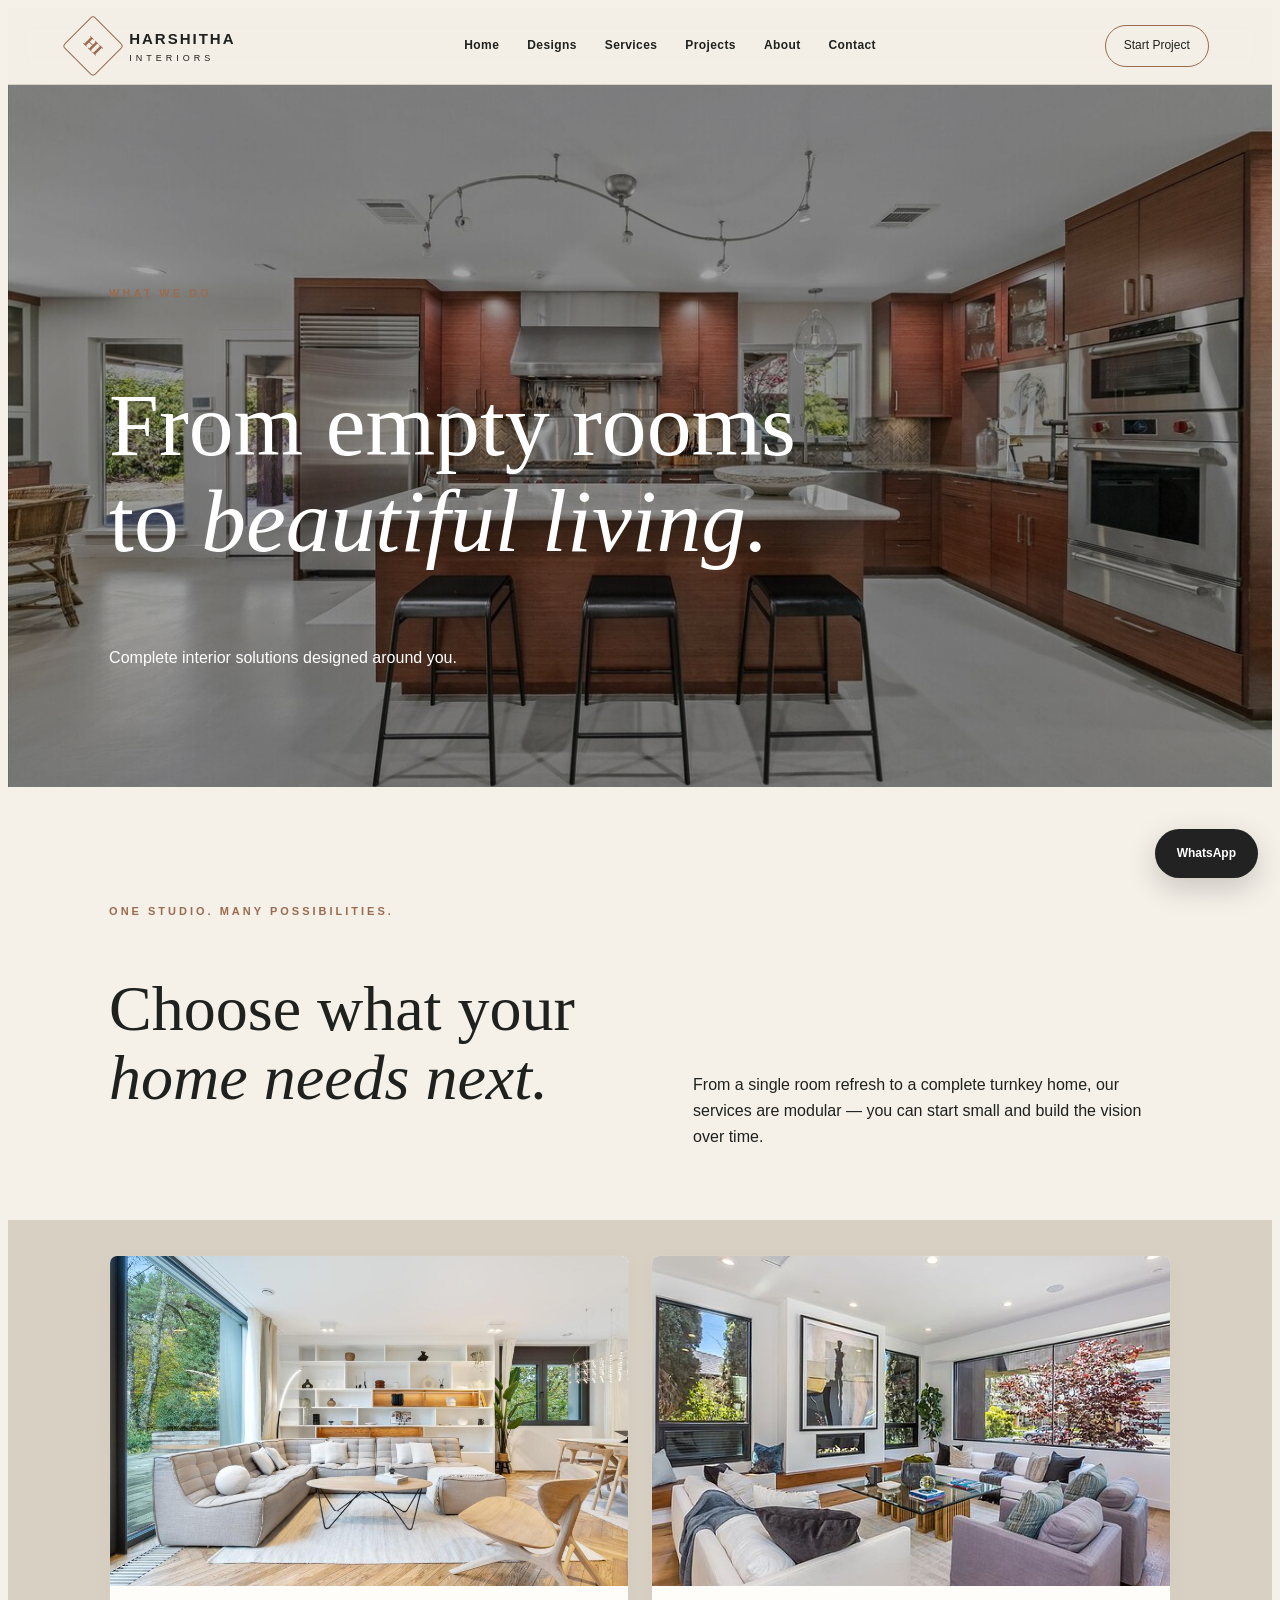
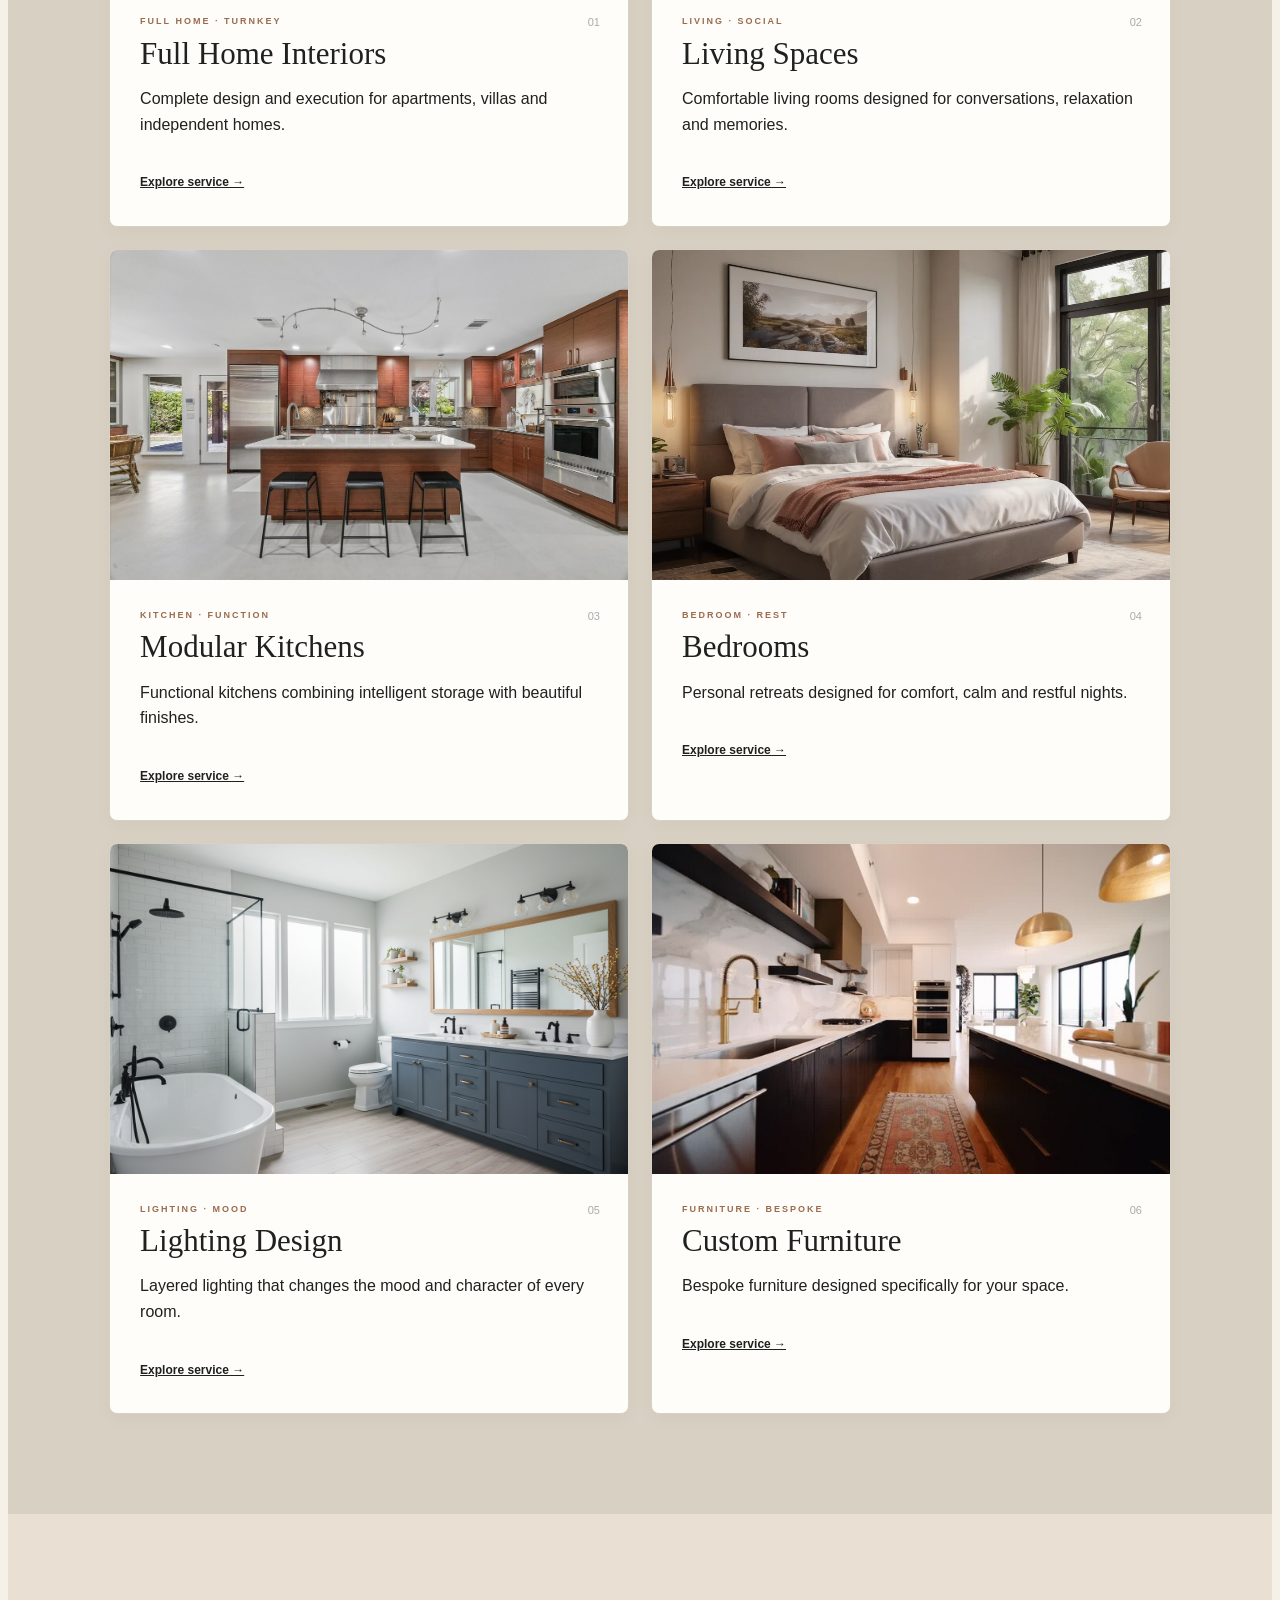
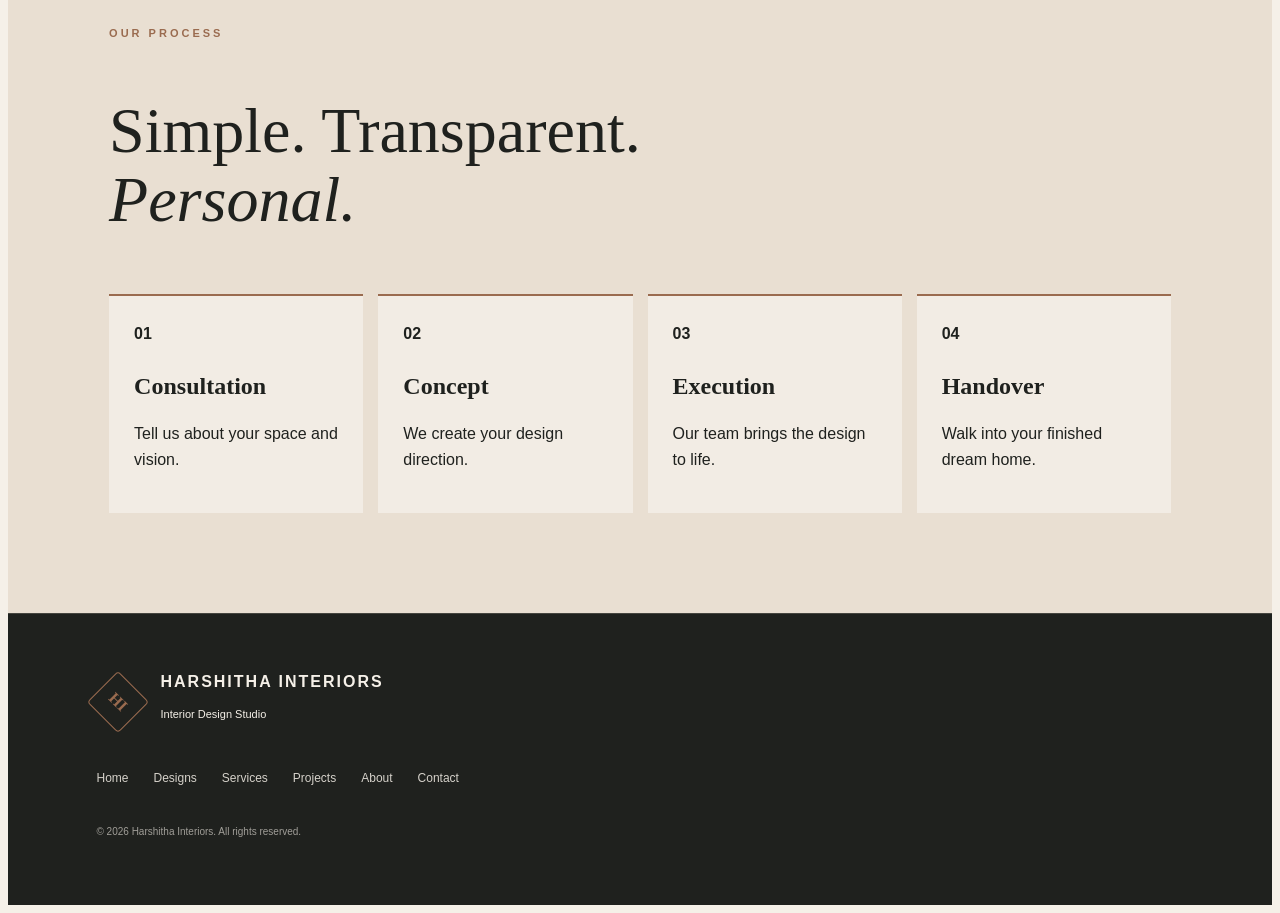
<file: HARSHITHA_INTERIORS_UPDATED_FINAL/HARSHITHA-INTERIORS/services.html>
<!DOCTYPE html>
<html lang="en">
<head>
<meta charset="UTF-8">
<meta name="viewport" content="width=device-width, initial-scale=1.0">
<title>Services | Harshitha Interiors</title>
<link rel="stylesheet" href="style.css">
</head>
<body>

<header class="navbar">
  <a href="index.html" class="brand">
    <span class="logo-mark">HI</span>
    <span><strong>HARSHITHA</strong><small>INTERIORS</small></span>
  </a>
  <nav>
    <a href="index.html">Home</a>
    <a href="designs.html">Designs</a>
    <a href="services.html">Services</a>
    <a href="projects.html">Projects</a>
    <a href="about.html">About</a>
    <a href="contact.html">Contact</a>
  </nav>
  <a href="contact.html" class="nav-btn">Start Project</a>
  <button class="menu-btn" onclick="toggleMenu()">☰</button>
</header>


<section class="page-hero service-hero"><div><p class="eyebrow">WHAT WE DO</p><h1>From empty rooms<br>to <em>beautiful living.</em></h1><p>Complete interior solutions designed around you.</p></div></section>
<section class="services-intro">
  <div><p class="eyebrow">ONE STUDIO. MANY POSSIBILITIES.</p><h2>Choose what your<br><em>home needs next.</em></h2></div>
  <p>From a single room refresh to a complete turnkey home, our services are modular — you can start small and build the vision over time.</p>
</section>
<section class="services-grid">
  <article class="service-card"><img src="images/living-room-1.jpg" alt="Complete modern home interior"><div class="service-card-body"><span>01</span><div class="service-tag">FULL HOME · TURNKEY</div><h2>Full Home Interiors</h2><p>Complete design and execution for apartments, villas and independent homes.</p><a href="contact.html">Explore service →</a></div></article>
  <article class="service-card"><img src="images/living-room-2.jpg" alt="Modern living room interior"><div class="service-card-body"><span>02</span><div class="service-tag">LIVING · SOCIAL</div><h2>Living Spaces</h2><p>Comfortable living rooms designed for conversations, relaxation and memories.</p><a href="contact.html">Explore service →</a></div></article>
  <article class="service-card"><img src="images/kitchen-1.jpg" alt="Modern modular kitchen interior"><div class="service-card-body"><span>03</span><div class="service-tag">KITCHEN · FUNCTION</div><h2>Modular Kitchens</h2><p>Functional kitchens combining intelligent storage with beautiful finishes.</p><a href="contact.html">Explore service →</a></div></article>
  <article class="service-card"><img src="images/bedroom-1.webp" alt="Modern bedroom interior"><div class="service-card-body"><span>04</span><div class="service-tag">BEDROOM · REST</div><h2>Bedrooms</h2><p>Personal retreats designed for comfort, calm and restful nights.</p><a href="contact.html">Explore service →</a></div></article>
  <article class="service-card"><img src="images/bathroom-1.png" alt="Contemporary interior lighting and bathroom detail"><div class="service-card-body"><span>05</span><div class="service-tag">LIGHTING · MOOD</div><h2>Lighting Design</h2><p>Layered lighting that changes the mood and character of every room.</p><a href="contact.html">Explore service →</a></div></article>
  <article class="service-card"><img src="images/kitchen-2.jpg" alt="Custom modern furniture and kitchen interior"><div class="service-card-body"><span>06</span><div class="service-tag">FURNITURE · BESPOKE</div><h2>Custom Furniture</h2><p>Bespoke furniture designed specifically for your space.</p><a href="contact.html">Explore service →</a></div></article>
</section>
<section class="process"><p class="eyebrow">OUR PROCESS</p><h2>Simple. Transparent.<br><em>Personal.</em></h2>
<div class="process-grid">
<div><strong>01</strong><h3>Consultation</h3><p>Tell us about your space and vision.</p></div>
<div><strong>02</strong><h3>Concept</h3><p>We create your design direction.</p></div>
<div><strong>03</strong><h3>Execution</h3><p>Our team brings the design to life.</p></div>
<div><strong>04</strong><h3>Handover</h3><p>Walk into your finished dream home.</p></div>
</div></section>


<footer>
  <div class="footer-brand">
    <span class="logo-mark">HI</span>
    <div><strong>HARSHITHA INTERIORS</strong><p>Interior Design Studio</p></div>
  </div>
  <div class="footer-links">
    <a href="index.html">Home</a><a href="designs.html">Designs</a>
    <a href="services.html">Services</a><a href="projects.html">Projects</a>
    <a href="about.html">About</a><a href="contact.html">Contact</a>
  </div>
  <p class="copyright">© 2026 Harshitha Interiors. All rights reserved.</p>
</footer>
<a class="whatsapp" href="https://wa.me/919999999999" target="_blank">WhatsApp</a>

<script src="script.js"></script>
</body>
</html>
</file>
<file: HARSHITHA_INTERIORS_UPDATED_FINAL/HARSHITHA-INTERIORS/style.css>
500;600&family=Playfair+Display:ital,wght@0,500;0,600;1,500;1,600&display=swap');
*{margin:0;padding:0;box-sizing:border-box}html{scroll-behavior:smooth}
:root{--cream:#f4efe7;--dark:#24221f;--brown:#8a7561;--line:#d8d0c5;--white:#fff}
body{background:var(--cream);color:var(--dark);font-family:"DM Sans",sans-serif;line-height:1.6}a{color:inherit;text-decoration:none}
button,input,select,textarea{font:inherit}.navbar{height:82px;display:flex;align-items:center;justify-content:space-between;padding:0 6%;background:rgba(244,239,231,.96);position:sticky;top:0;z-index:1000;border-bottom:1px solid var(--line)}
.brand{display:flex;align-items:center;gap:12px}.brand strong{display:block;letter-spacing:2px;font-size:15px}.brand small{display:block;font-size:9px;letter-spacing:4px}
.logo-mark{width:42px;height:42px;border:1px solid var(--dark);display:grid;place-items:center;font-family:"Playfair Display",serif;font-weight:bold;transform:rotate(45deg)}
.logo-mark::first-letter{transform:rotate(-45deg)}nav{display:flex;gap:28px}nav a{font-size:13px;position:relative}nav a:after{content:"";position:absolute;width:0;height:1px;background:var(--dark);left:0;bottom:-6px;transition:.3s}nav a:hover:after{width:100%}
.nav-btn{border:1px solid var(--dark);padding:11px 18px;font-size:12px}.menu-btn{display:none;background:none;border:none;font-size:25px}
.hero{min-height:calc(100vh - 82px);position:relative;background:linear-gradient(rgba(0,0,0,.35),rgba(0,0,0,.25)),url("images/living-room-1.jpg") center/cover;color:white;display:flex;align-items:center;padding:8%}
.hero-content{max-width:680px}.eyebrow{font-size:11px;letter-spacing:3px;font-weight:600;margin-bottom:18px}
h1,h2{font-family:"Playfair Display",serif;font-weight:500;line-height:1.08}h1{font-size:clamp(55px,8vw,105px)}h2{font-size:clamp(42px,5vw,70px)}em{font-weight:400}
.hero-content>p:not(.eyebrow){max-width:500px;margin:28px 0}.hero-buttons{display:flex;gap:14px;flex-wrap:wrap}.btn{display:inline-block;padding:15px 24px;border:1px solid var(--dark);font-size:12px;cursor:pointer}.primary{background:var(--dark);color:white}.light{color:white;border-color:white}
.hero-card{position:absolute;right:6%;bottom:8%;background:rgba(255,255,255,.94);color:var(--dark);padding:25px;min-width:260px}.hero-card span,.project span{font-size:10px;letter-spacing:2px}.hero-card h3{font-family:"Playfair Display",serif;font-size:25px;margin:5px 0}.hero-card a{display:block;margin-top:12px;font-size:12px}
.stats{display:grid;grid-template-columns:repeat(4,1fr);border-bottom:1px solid var(--line)}.stats div{text-align:center;padding:45px 20px;border-right:1px solid var(--line)}.stats strong{display:block;font-family:"Playfair Display",serif;font-size:42px}.stats span{font-size:11px;letter-spacing:1px}
.split-section,.featured,.about-section,.contact-section{display:grid;grid-template-columns:1fr 1fr}.split-section>*{min-height:600px}.text-block,.featured-content,.about-text{padding:10%;display:flex;flex-direction:column;justify-content:center}.text-block p:not(.eyebrow),.featured-content p:not(.eyebrow),.about-text p{max-width:500px;margin:25px 0}.text-link{margin-top:10px;font-size:13px;text-decoration:underline}
.image-box,.featured-image,.about-image{width:100%;min-height:600px;object-fit:cover;display:block}.approach-image{background:url("images/living-room-2.jpg") center/cover}.featured-image{background:url("images/bedroom-1.webp") center/cover}.about-image{object-fit:cover}
.style-section,.journey,.services-grid,.project-grid,.faq,.values,.process,.style-gallery{padding:100px 8%}.section-heading{text-align:center;margin-bottom:55px}.style-grid{display:grid;grid-template-columns:repeat(4,1fr);gap:1px;border:1px solid var(--line)}
.style-grid button{padding:35px 25px;text-align:left;background:transparent;border:none;border-right:1px solid var(--line);cursor:pointer;transition:.3s}.style-grid button:hover{background:white;transform:translateY(-5px)}.style-grid span{font-size:11px}.style-grid h3{font-family:"Playfair Display",serif;font-size:28px;margin:35px 0 8px}.style-result{margin-top:25px;padding:20px;border-left:2px solid var(--brown)}
.journey{background:#e9e1d6}.journey-grid,.process-grid{display:grid;grid-template-columns:repeat(5,1fr);margin-top:60px}.journey-grid div,.process-grid div{padding:25px;border-top:1px solid var(--dark)}.journey-grid h3,.process-grid h3{margin:20px 0 10px;font-family:"Playfair Display",serif;font-size:24px}
.featured> *{min-height:600px}.featured-content{padding:10%}.project-meta{font-size:11px;letter-spacing:2px}.testimonial,.quote-section{text-align:center;padding:120px 10%}blockquote{font-family:"Playfair Display",serif;font-size:clamp(38px,5vw,65px);line-height:1.15}
.cta{text-align:center;padding:120px 20px;background:#292723;color:white}.cta .primary{background:white;color:var(--dark);border-color:white;margin-top:30px}
footer{padding:55px 7%;border-top:1px solid var(--line)}.footer-brand{display:flex;align-items:center;gap:20px}.footer-brand strong{letter-spacing:2px}.footer-brand p{font-size:11px}.footer-links{display:flex;gap:25px;margin:35px 0;font-size:12px;flex-wrap:wrap}.copyright{font-size:10px}.whatsapp{position:fixed;right:22px;bottom:22px;background:#222;color:white;padding:13px 18px;border-radius:30px;font-size:12px;z-index:999}
.page-hero{min-height:65vh;display:flex;align-items:end;padding:8%;color:white;background-position:center;background-size:cover}.designs-hero{background-image:linear-gradient(rgba(0,0,0,.3),rgba(0,0,0,.3)),url("images/living-room-2.jpg")}.service-hero{background-image:linear-gradient(rgba(0,0,0,.35),rgba(0,0,0,.35)),url("images/kitchen-1.jpg")}.page-hero>div{max-width:750px}.page-hero p:not(.eyebrow){margin-top:25px}
.style-gallery{display:grid;grid-template-columns:1fr 1fr;gap:35px}.design-card{background:white}.design-card img{display:block;width:100%;height:400px;object-fit:cover}.design-card section{padding:30px}.design-card h2{font-size:38px;margin:10px 0}
.budget-section{padding:100px 8%;display:grid;grid-template-columns:1fr 1fr;gap:80px;background:#e7ded1}.calculator{background:white;padding:40px}.calculator label,form label{display:block;font-size:11px;margin:18px 0 7px;letter-spacing:1px}.calculator select,input,select,textarea{width:100%;border:1px solid var(--line);background:transparent;padding:14px;outline:none}.calculator .btn{margin-top:25px}#budgetResult{margin-top:25px;font-family:"Playfair Display",serif;font-size:30px}
.page-title{padding:120px 8% 70px}.services-grid{display:grid;grid-template-columns:repeat(3,1fr);gap:1px;background:var(--line)}.service-card{background:var(--cream);min-height:0;transition:.3s;overflow:hidden}.service-card:hover{background:white;transform:translateY(-4px)}.service-card>img{display:block;width:100%;height:220px;object-fit:cover}.service-card-body{padding:32px 35px 38px}.service-card h2{font-size:32px;margin:25px 0 15px}.service-card a{display:inline-block;margin-top:25px;text-decoration:underline;font-size:12px}.process{background:#e8dfd3}.process-grid{grid-template-columns:repeat(4,1fr)}
.project-grid{display:grid;grid-template-columns:repeat(2,1fr);gap:60px 30px}.project img{width:100%;height:450px;object-fit:cover}.project>div:last-child{padding-top:20px}.project h2{font-size:30px;margin:7px 0}.filters{display:flex;gap:10px;padding:0 8% 60px;flex-wrap:wrap}.filter{background:transparent;border:1px solid var(--line);padding:10px 20px;cursor:pointer}.filter.active,.filter:hover{background:var(--dark);color:white}
.values{display:grid;grid-template-columns:repeat(3,1fr);gap:1px;background:var(--line)}.values div{background:var(--cream);padding:50px}.values h2{margin:25px 0 10px;font-size:40px}
.contact-hero{padding:100px 8%;background:#292723;color:white}.contact-hero>div{max-width:800px}.contact-hero p:not(.eyebrow){max-width:550px;margin-top:25px}.contact-info{padding:100px 12%}.contact-info p:not(.eyebrow){margin:25px 0}.socials{display:flex;gap:25px;margin-top:40px}.contact-section form{padding:100px 12%;border-left:1px solid var(--line)}form .btn{margin-top:25px}#formMessage{margin-top:20px}
.faq-item{border-top:1px solid var(--line)}.faq-item button{width:100%;padding:25px 0;border:none;background:transparent;text-align:left;display:flex;justify-content:space-between;cursor:pointer;font-size:16px}.faq-item p{display:none;padding:0 0 25px;max-width:700px}.faq-item.open p{display:block}
.reveal{opacity:0;transform:translateY(30px);transition:1s}.reveal.visible{opacity:1;transform:translateY(0)}
@media(max-width:900px){nav,.nav-btn{display:none}.menu-btn{display:block}nav.mobile{display:flex;position:absolute;top:82px;left:0;width:100%;background:var(--cream);flex-direction:column;padding:25px;border-bottom:1px solid var(--line)}
.stats,.style-grid,.services-grid,.values{grid-template-columns:1fr 1fr}.split-section,.featured,.about-section,.contact-section,.budget-section{grid-template-columns:1fr}.journey-grid,.process-grid{grid-template-columns:1fr 1fr}.style-gallery,.project-grid{grid-template-columns:1fr}.split-section>*,.featured>*,.about-section>*{min-height:450px}.contact-section form{border-left:none;border-top:1px solid var(--line)}}
@media(max-width:600px){.navbar{padding:0 5%}.hero{padding:7%}.hero-card{display:none}h1{font-size:52px}h2{font-size:43px}.stats,.style-grid,.journey-grid,.process-grid,.services-grid,.values{grid-template-columns:1fr}.style-section,.journey,.services-grid,.project-grid,.faq,.values,.process,.style-gallery{padding:70px 6%}.page-title{padding:80px 6% 50px}.project img,.design-card img{height:330px}}

/* ================= UNIQUE HARSHITHA INTERIORS EDITION ================= */
:root{
  --cream:#f5f0e8;
  --dark:#1f211e;
  --brown:#9a6b4f;
  --clay:#b97855;
  --sage:#6d7867;
  --line:#d9d0c4;
  --white:#fffdf9;
}
body{font-family:Arial,Helvetica,sans-serif;background:var(--cream)}
h1,h2,h3,blockquote,.style-grid h3{font-family:Georgia,"Times New Roman",serif}
.navbar{height:76px;padding:0 5%;backdrop-filter:blur(12px)}
.brand{gap:14px}.logo-mark{border-color:var(--brown);color:var(--brown);border-radius:4px}
nav a{font-weight:600;font-size:12px;letter-spacing:.4px}
nav a:hover:after{background:var(--clay)}
.nav-btn{border-color:var(--brown);border-radius:999px;padding:10px 18px}
.hero{min-height:calc(100vh - 76px);padding:8% 7%;background-position:center;position:relative}
.hero:after{content:"";position:absolute;inset:auto 7% 6% auto;width:120px;height:1px;background:rgba(255,255,255,.7)}
.hero-content{max-width:760px}
.hero-content h1{letter-spacing:-2px;text-shadow:0 2px 20px rgba(0,0,0,.15)}
.eyebrow{color:var(--brown);font-weight:700}
.hero .eyebrow{color:#fff}
.btn{border-radius:999px;padding:14px 22px;transition:.25s}
.btn:hover{transform:translateY(-2px)}
.hero-note{display:grid;grid-template-columns:1fr 1.6fr auto;gap:30px;align-items:center;padding:28px 7%;background:#e9dfd2;border-bottom:1px solid var(--line)}
.hero-note div{display:flex;align-items:center;gap:15px}.hero-note span{font-size:11px;color:var(--clay)}.hero-note strong{font-size:11px;letter-spacing:2px}.hero-note p{max-width:560px;font-size:14px}.hero-note a{font-size:12px;font-weight:700;text-decoration:underline}
.stats{background:var(--white);border:0}.stats div{padding:38px 20px;border-right:1px solid var(--line)}.stats strong{font-size:38px;color:var(--brown)}
.split-section,.featured,.about-section,.contact-section{background:var(--white)}
.text-block,.featured-content,.about-text{padding:11%}
.text-block h2,.featured-content h2{letter-spacing:-1px}
.image-box,.featured-image,.about-image{min-height:620px}
.approach-image,.featured-image{position:relative}
.approach-image:after,.featured-image:after{content:"";position:absolute;left:30px;bottom:30px;width:70px;height:70px;border:1px solid rgba(255,255,255,.8);border-radius:50%}
.style-section{background:#ede4d8}
.style-grid{border:0;gap:14px}
.style-grid button{background:var(--white);border:1px solid var(--line);border-radius:4px;min-height:210px;transition:.3s}
.style-grid button:hover{background:#fff;box-shadow:0 14px 35px rgba(40,30,20,.08);transform:translateY(-8px)}
.style-grid h3{font-size:30px}
.design-dna{display:grid;grid-template-columns:1fr 1.1fr;gap:10%;padding:110px 8%;background:var(--white)}
.dna-intro h2{font-size:clamp(42px,5vw,68px);margin-bottom:25px}
.dna-intro>p:last-child{max-width:500px}
.dna-list{border-top:1px solid var(--line)}
.dna-list>div{display:grid;grid-template-columns:60px 1fr;gap:20px;padding:25px 0;border-bottom:1px solid var(--line)}
.dna-list span{font-size:11px;color:var(--brown);padding-top:4px}
.dna-list h3{font-size:25px;margin-bottom:5px}
.dna-list p{font-size:14px;color:#5c5852}
.journey{background:#242622;color:#f5f0e8}
.journey .eyebrow{color:#caa88f}.journey-grid div{border-color:#77756f}
.journey-grid{gap:1px}.journey-grid h3{font-size:23px}
.featured-content{background:#f1e9de}
.testimonial{background:#e5dbce}
.cta{background:#1f211e}
.services-intro{display:grid;grid-template-columns:1fr 1fr;gap:10%;padding:105px 8% 55px;align-items:end}
.services-intro h2{font-size:clamp(42px,5vw,66px)}
.services-intro>p{max-width:500px;font-size:16px}
.services-grid{display:grid;grid-template-columns:repeat(2,1fr);gap:22px;padding-top:35px}
.service-card{background:var(--white);border:1px solid var(--line);border-radius:8px;overflow:hidden;transition:.3s;box-shadow:0 5px 20px rgba(40,30,20,.03)}
.service-card:hover{transform:translateY(-7px);box-shadow:0 18px 40px rgba(40,30,20,.1)}
.service-card img{width:100%;height:330px;object-fit:cover;display:block;transition:.5s}
.service-card:hover img{transform:scale(1.025)}
.service-card-body{padding:28px 30px 32px;position:relative}
.service-tag{font-size:9px;letter-spacing:2px;color:var(--brown);font-weight:700;margin-bottom:8px}
.service-card-body>span{position:absolute;right:28px;top:28px;color:#aaa;font-size:11px}
.service-card h2{font-size:31px;margin:4px 0 12px}.service-card p{max-width:520px}.service-card a{display:inline-block;margin-top:20px;font-size:12px;font-weight:700;text-decoration:underline}
.process{background:#e9dfd2}.process-grid{gap:15px}.process-grid div{background:rgba(255,255,255,.4);border-top:2px solid var(--brown)}
.page-hero{min-height:500px;padding:8%;display:flex;align-items:end;background-position:center;background-size:cover}
.page-hero h1{font-size:clamp(50px,7vw,90px)}
footer{background:#1f211e;color:#f5f0e8;border-color:#45453f}
footer a{opacity:.85}.copyright{opacity:.6}
.whatsapp{border-radius:999px;padding:15px 22px;font-weight:700;box-shadow:0 10px 30px rgba(0,0,0,.18)}
@media(max-width:850px){
 .navbar{padding:0 5%}nav{display:none}.menu-btn{display:block}.nav-btn{display:none}
 .hero-note{grid-template-columns:1fr;gap:12px}
 .design-dna,.services-intro{grid-template-columns:1fr;gap:35px}
 .services-grid{grid-template-columns:1fr;padding-left:5%;padding-right:5%}
 .stats{grid-template-columns:repeat(2,1fr)}
 .style-grid{grid-template-columns:1fr 1fr}
 .split-section,.featured,.about-section,.contact-section{grid-template-columns:1fr}
 .split-section>*{min-height:430px}.image-box,.featured-image,.about-image{min-height:430px}
}
@media(max-width:520px){
 .hero{min-height:80vh;padding:12% 6%}.hero h1{font-size:52px}
 .stats{grid-template-columns:1fr 1fr}.stats strong{font-size:30px}
 .style-grid{grid-template-columns:1fr}.services-grid{padding-top:15px}.service-card img{height:240px}
}

/* --- Harshitha personal hero/about update --- */
.home-page .navbar{
  position:absolute;left:0;right:0;top:0;background:transparent;color:#fff;
  border-bottom:0;
}
.home-page .brand .logo-mark{border-color:#fff}
.home-page nav a:after{background:#fff}
.home-page .nav-btn{border-color:#d9b98f}
.home-page .hero{
  min-height:680px;height:calc(100vh - 20px);
  background-image:linear-gradient(90deg,rgba(0,0,0,.82) 0%,rgba(0,0,0,.55) 27%,rgba(0,0,0,.05) 64%),url("images/harshitha-home-hero.jpg");
  background-position:center;background-size:cover;
  padding:140px 5.5% 70px;
}
.home-page .hero-content{max-width:510px}
.home-page .hero-content h1{font-size:clamp(50px,5.6vw,82px);margin-bottom:12px}
.home-page .hero-content h1 em{display:block;color:#d8a873;font-family:"Playfair Display",serif}
.home-page .hero-content>p:not(.eyebrow){margin:20px 0 28px}
.home-page .hero .primary{background:#c9955c;border-color:#c9955c}
.home-page .hero-note{display:none}
.about-founder{grid-template-columns:1fr 1.15fr;min-height:610px}
.about-founder .about-text{padding:7% 7% 7% 16%;justify-content:center}
.about-role{font-family:"Playfair Display",serif;font-weight:500;font-size:25px;margin-top:8px}
.about-rule{width:55px;border-top:2px solid var(--brown);margin:18px 0 0}
.about-founder .about-text p:not(.eyebrow){margin:20px 0 0;max-width:490px}
.signature{font-family:"Playfair Display",serif;font-style:italic;font-size:28px;margin-top:15px}
.about-stats{display:grid;grid-template-columns:repeat(4,1fr);gap:12px;margin-top:38px}
.about-stats div{border:1px solid var(--line);padding:14px 10px;text-align:center}
.about-stats strong{display:block;font-family:"Playfair Display",serif;font-size:24px}
.about-stats span{font-size:9px;display:block;margin-top:3px}
.about-visual{display:grid;grid-template-columns:1fr 230px;min-height:610px}
.about-visual .about-image{height:100%;min-height:610px}
.about-quote{background:#d8c2a5;padding:80px 42px;color:#fff;font-family:"Playfair Display",serif;font-size:58px;line-height:.8}
.about-quote span{display:block;font-size:22px;line-height:1.35;margin-top:18px}
.about-quote small{display:block;font-size:16px;line-height:1.4;margin-top:30px}
@media(max-width:900px){
  .home-page .hero{height:650px;min-height:650px;background-position:58% center}
  .home-page .hero-content{max-width:430px}
  .about-founder{grid-template-columns:1fr}
  .about-founder .about-text{padding:70px 8%}
  .about-visual{grid-template-columns:1fr}
  .about-quote{min-height:240px;padding:40px 8%;font-size:48px}
}
@media(max-width:650px){
  .home-page .hero{height:620px;min-height:620px;padding:125px 7% 45px;background-position:63% center}
  .home-page .hero-content h1{font-size:48px}
  .home-page .hero-content>p:not(.eyebrow){font-size:13px}
  .about-stats{grid-template-columns:repeat(2,1fr)}
  .about-visual .about-image{min-height:430px}
}
</file>
